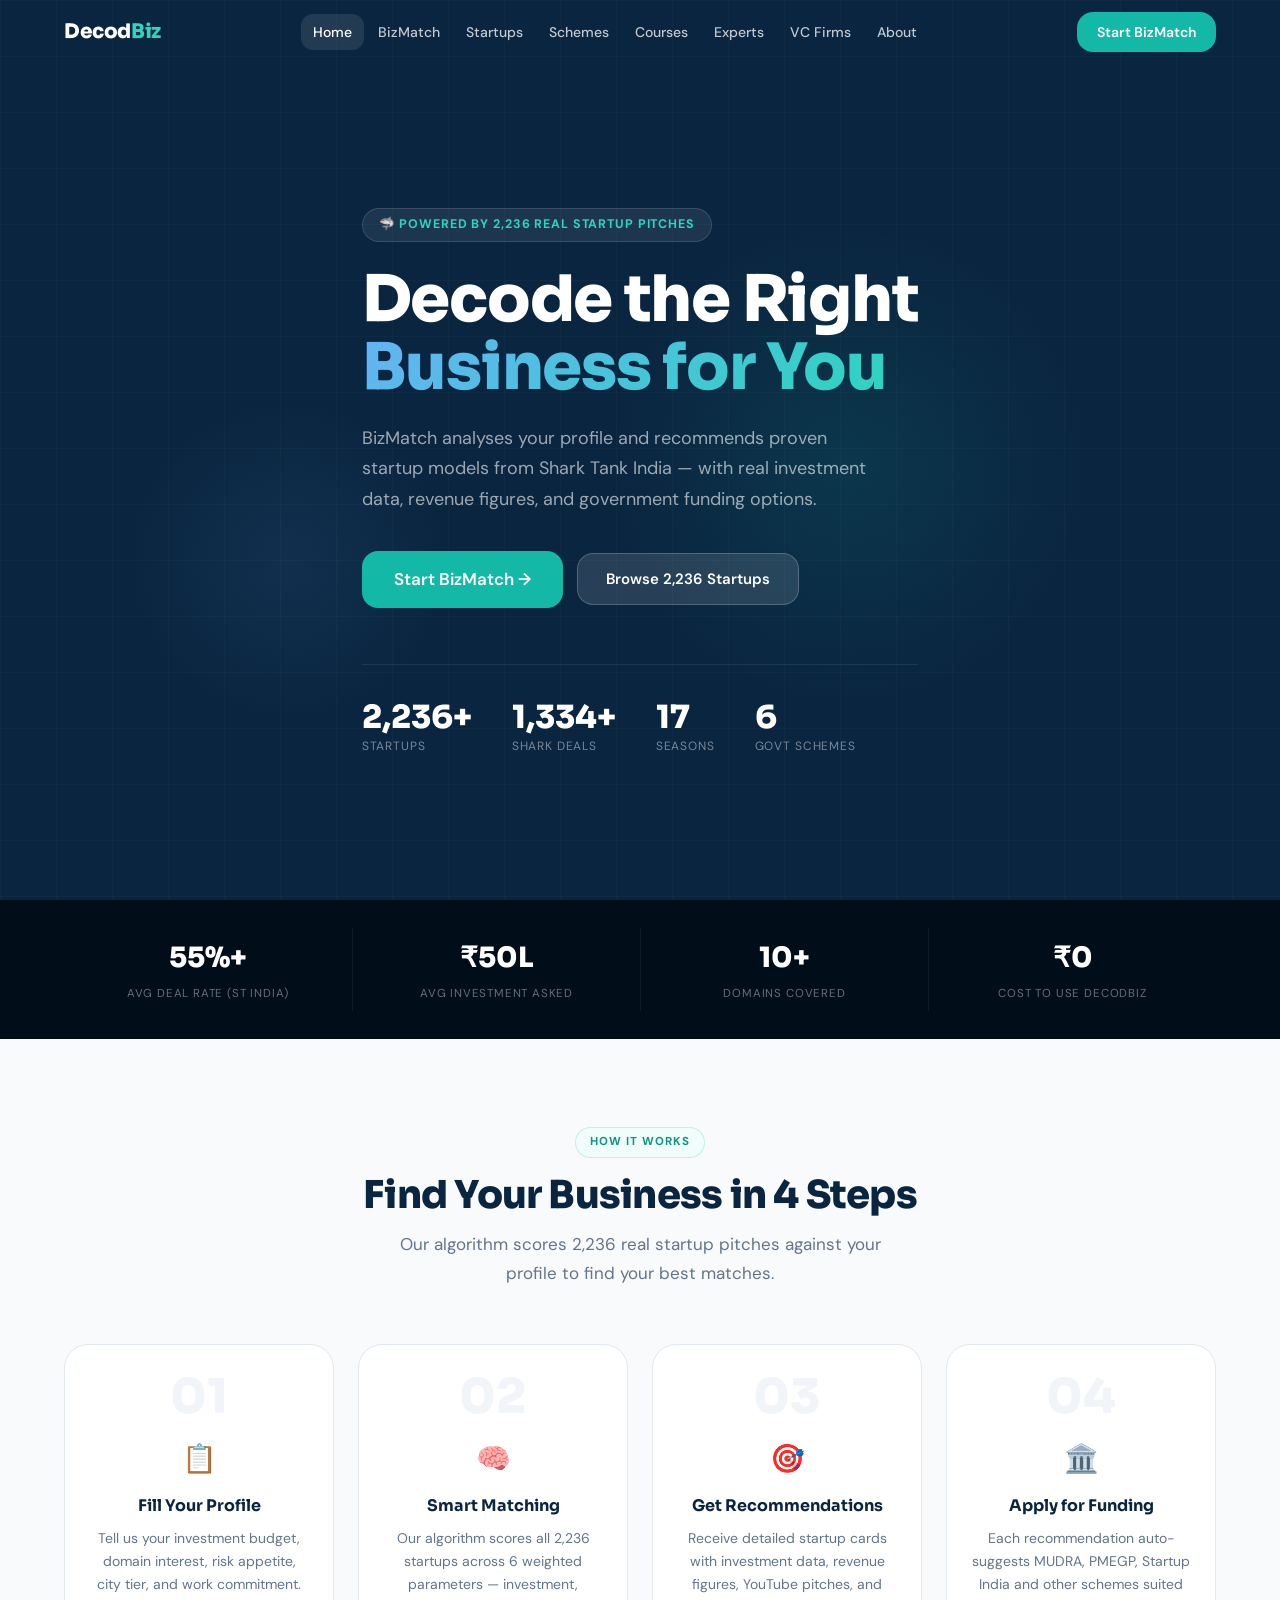
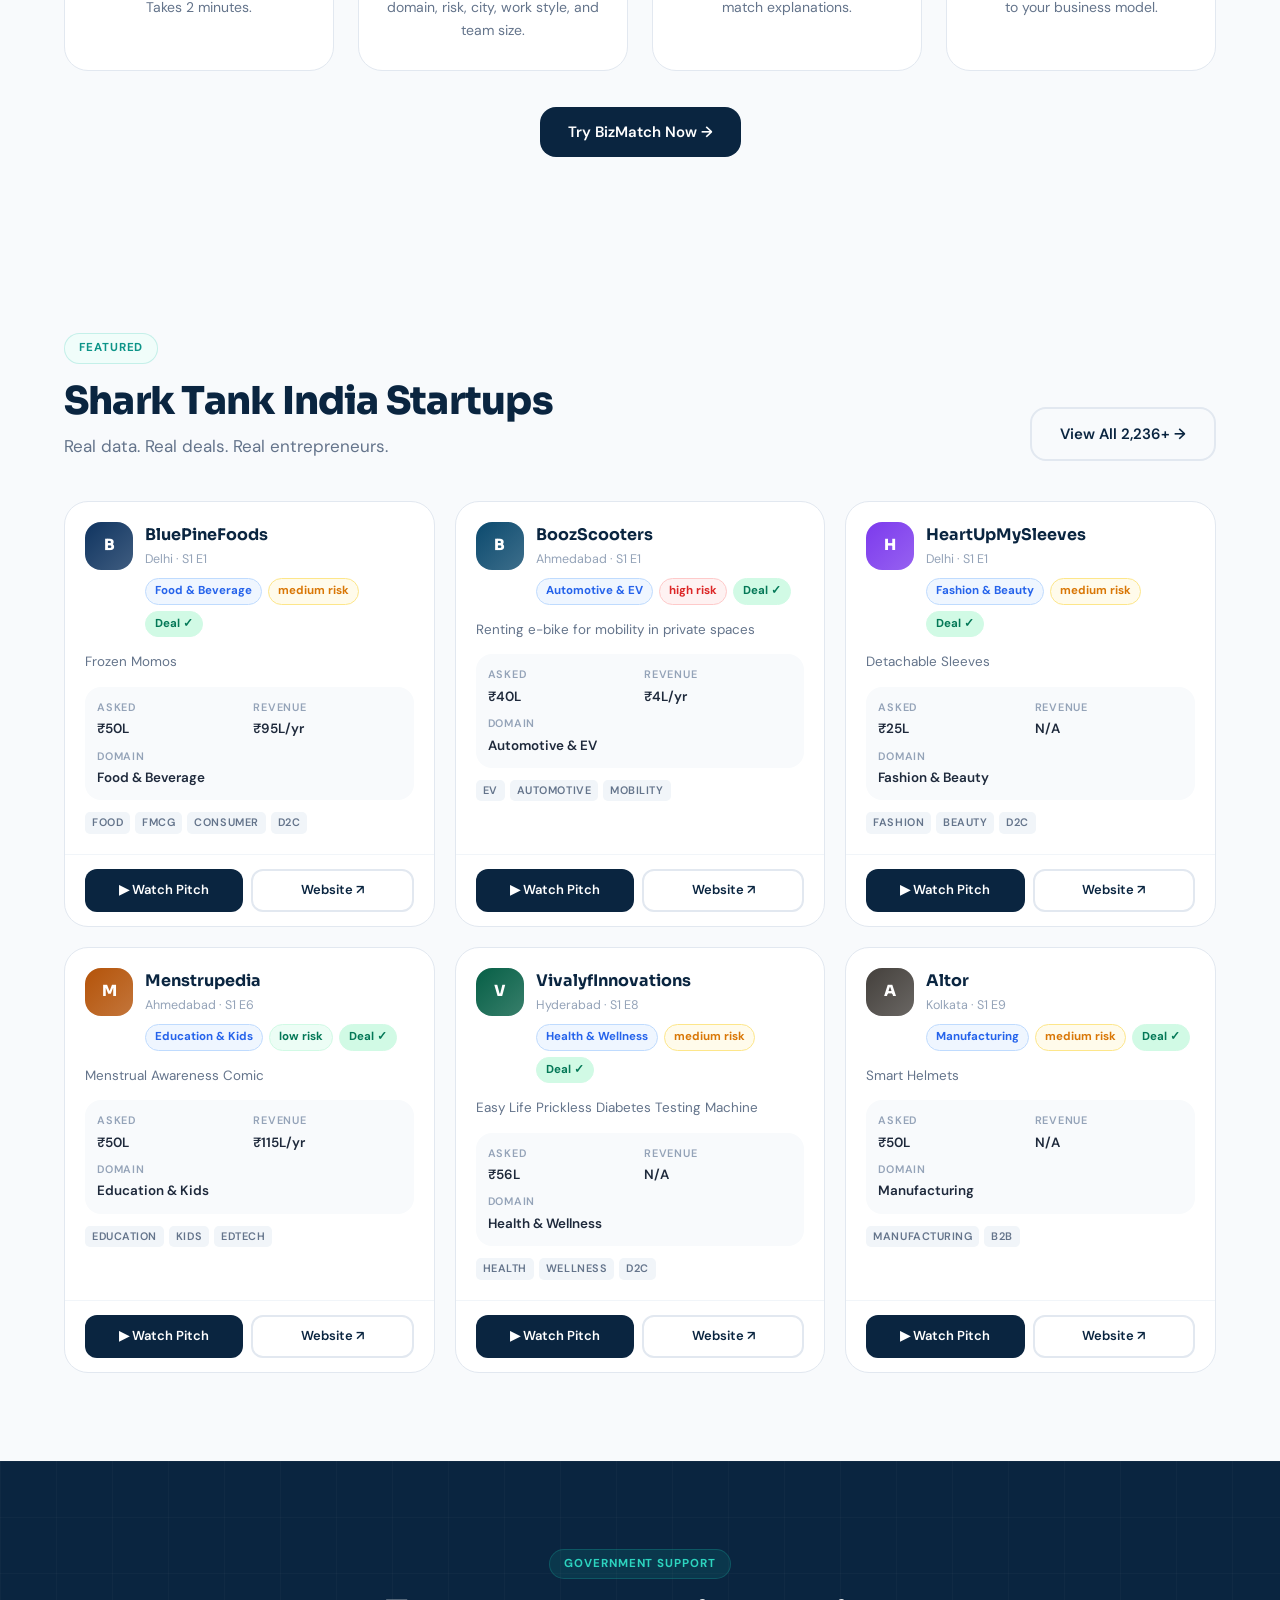
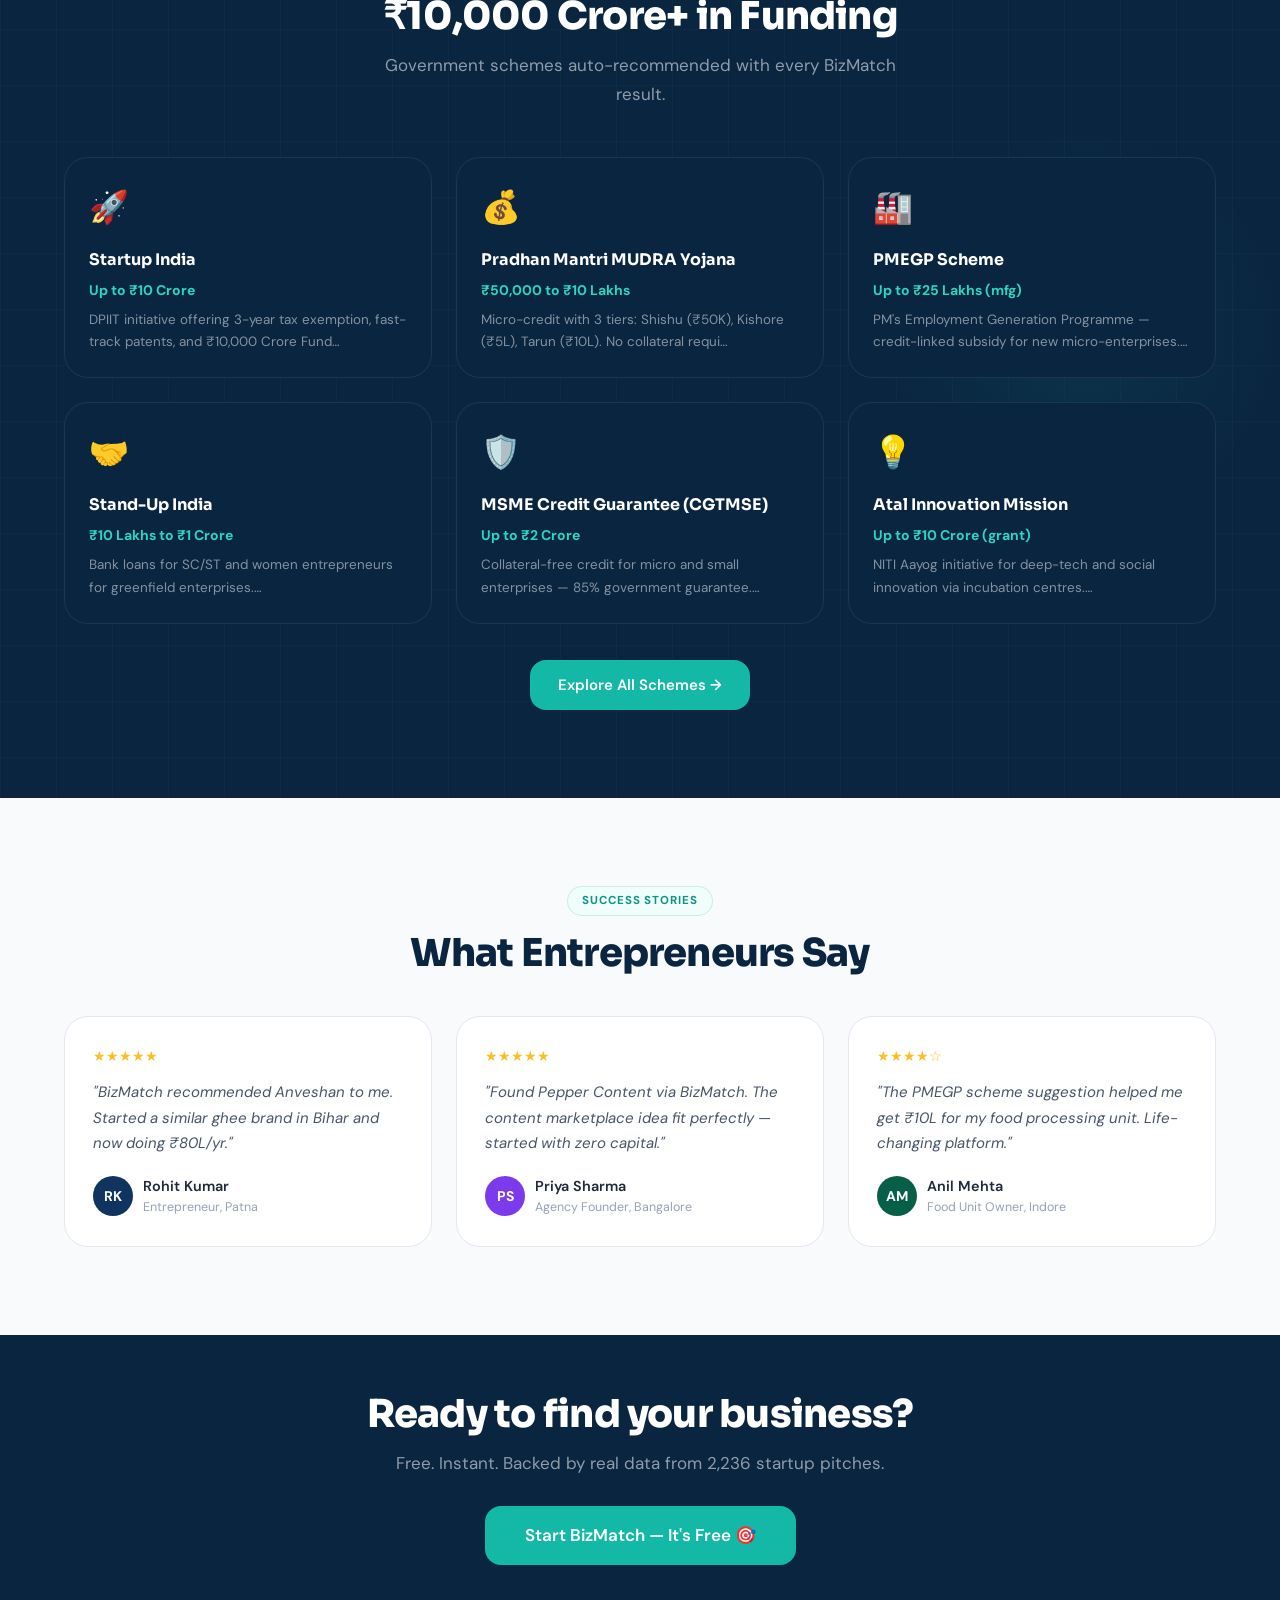
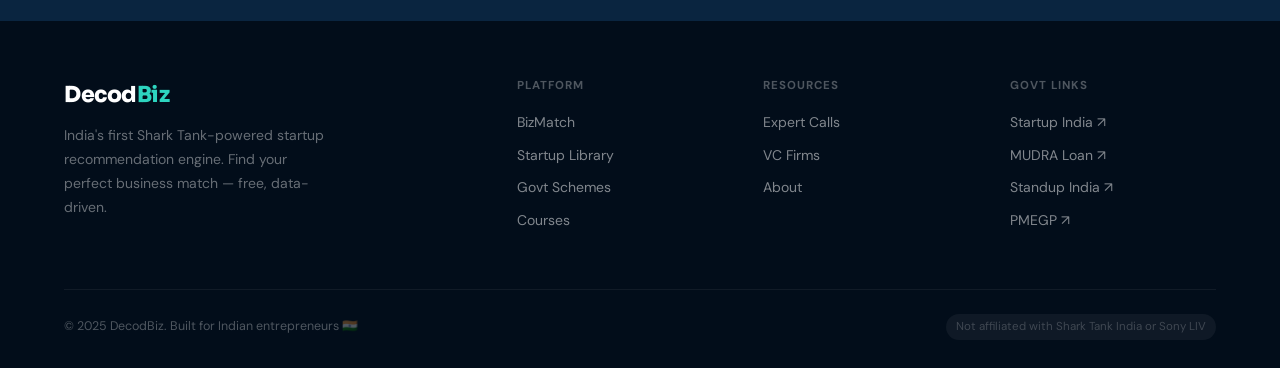
<file: index.html>
<!DOCTYPE html>
<html lang="en">
<head>
  <meta charset="UTF-8" />
<meta name="viewport" content="width=device-width, initial-scale=1.0" />

<!-- Primary SEO -->
<title>DecodBiz — Decode the Right Business for You</title>

<meta name="description" content="Discover startup ideas backed by Shark Tank India data. BizMatch recommends profitable business models based on your investment, domain and risk profile." />

<meta name="keywords" content="startup ideas India, business ideas India, Shark Tank India startups, startup recommendation platform, DecodBiz, BizMatch" />

<meta name="author" content="DecodBiz" />

<meta name="robots" content="index, follow" />

<link rel="canonical" href="https://decodbiz.in/" />

<!-- Open Graph (for WhatsApp / LinkedIn preview) -->
<meta property="og:title" content="DecodBiz — Decode the Right Business for You" />
<meta property="og:description" content="Find startup ideas backed by Shark Tank India investors. BizMatch recommends the best business models for you." />
<meta property="og:type" content="website" />
<meta property="og:url" content="https://decodbiz.in/" />
<meta property="og:image" content="https://decodbiz.in/preview.png" />

<!-- Twitter preview -->
<meta name="twitter:card" content="summary_large_image" />
<meta name="twitter:title" content="DecodBiz — Decode the Right Business for You" />
<meta name="twitter:description" content="Discover startup ideas backed by Shark Tank India investors." />
<meta name="twitter:image" content="https://decodbiz.in/preview.png" />

<!-- Theme color -->
<meta name="theme-color" content="#0f172a" />

<link rel="stylesheet" href="css/style.css" />
</head>
<body>

<!-- Loading -->
<div id="loading-overlay" class="loading-overlay">
  <div class="spinner"></div>
  <div class="loading-text">Loading DecodBiz…</div>
</div>

<!-- Navbar -->
<nav id="navbar">
  <div class="container nav-inner">
    <a href="index.html" class="nav-logo font-display">Decod<span>Biz</span></a>
    <div class="nav-links">
      <a href="index.html"    class="nav-link active">Home</a>
      <a href="bizmatch.html" class="nav-link">BizMatch</a>
      <a href="startups.html" class="nav-link">Startups</a>
      <a href="schemes.html"  class="nav-link">Schemes</a>
      <a href="courses.html"  class="nav-link">Courses</a>
      <a href="experts.html"  class="nav-link">Experts</a>
      <a href="vcs.html"      class="nav-link">VC Firms</a>
      <a href="about.html"    class="nav-link">About</a>
    </div>
    <div class="nav-cta"><a href="bizmatch.html" class="btn btn-primary">Start BizMatch</a></div>
    <button class="hamburger" aria-label="Menu"><span></span><span></span><span></span></button>
  </div>
</nav>
<div id="mobile-menu" class="mobile-menu">
  <a href="index.html"    class="nav-link active">Home</a>
  <a href="bizmatch.html" class="nav-link">BizMatch</a>
  <a href="startups.html" class="nav-link">Startups</a>
  <a href="schemes.html"  class="nav-link">Schemes</a>
  <a href="courses.html"  class="nav-link">Courses</a>
  <a href="experts.html"  class="nav-link">Experts</a>
  <a href="vcs.html"      class="nav-link">VC Firms</a>
  <a href="about.html"    class="nav-link">About</a>
  <a href="bizmatch.html" class="btn btn-primary" style="margin-top:8px">Start BizMatch →</a>
</div>

<!-- ── HERO ──────────────────────────────────────────────────────────────── -->
<section class="hero">
  <div class="hero-grid"></div>
  <div class="hero-glow-1"></div>
  <div class="hero-glow-2"></div>
  <div class="container">
    <div class="hero-content">
      <div class="hero-pill">🦈 Powered by 2,236 Real Startup Pitches</div>
      <h1 class="h1 hero-title">Decode the Right<br><span class="gradient-text">Business for You</span></h1>
      <p class="hero-sub">BizMatch analyses your profile and recommends proven startup models from Shark Tank India — with real investment data, revenue figures, and government funding options.</p>
      <div class="hero-actions">
        <a href="bizmatch.html" class="btn btn-primary" style="font-size:1.0625rem;padding:15px 32px">Start BizMatch →</a>
        <a href="startups.html" class="btn btn-glass">Browse 2,236 Startups</a>
      </div>
      <div class="hero-stats">
        <div>
          <div class="hero-stat-num" id="stat-total">0</div>
          <div class="hero-stat-label">Startups</div>
        </div>
        <div>
          <div class="hero-stat-num" id="stat-deals">0</div>
          <div class="hero-stat-label">Shark Deals</div>
        </div>
        <div>
          <div class="hero-stat-num" id="stat-seasons">0</div>
          <div class="hero-stat-label">Seasons</div>
        </div>
        <div>
          <div class="hero-stat-num" id="stat-schemes">6</div>
          <div class="hero-stat-label">Govt Schemes</div>
        </div>
      </div>
    </div>
  </div>
</section>

<!-- ── STATS STRIP ────────────────────────────────────────────────────────── -->
<div class="stats-strip">
  <div class="container">
    <div class="stats-strip-grid">
      <div class="stats-strip-item"><div class="stat-big-num">55%+</div><div class="stat-big-label">Avg Deal Rate (ST India)</div></div>
      <div class="stats-strip-item"><div class="stat-big-num">₹50L</div><div class="stat-big-label">Avg Investment Asked</div></div>
      <div class="stats-strip-item"><div class="stat-big-num">10+</div><div class="stat-big-label">Domains Covered</div></div>
      <div class="stats-strip-item"><div class="stat-big-num">₹0</div><div class="stat-big-label">Cost to Use DecodBiz</div></div>
    </div>
  </div>
</div>

<!-- ── HOW IT WORKS ──────────────────────────────────────────────────────── -->
<section class="section" style="background:var(--slate-50)">
  <div class="container text-center">
    <div class="section-label">How It Works</div>
    <h2 class="h2" style="color:var(--navy-900)">Find Your Business in 4 Steps</h2>
    <p class="body-lg" style="max-width:520px;margin:12px auto 0">Our algorithm scores 2,236 real startup pitches against your profile to find your best matches.</p>
    <div class="steps-grid">
      <div class="step-card reveal">
        <div class="step-num">01</div>
        <div class="step-icon">📋</div>
        <div class="step-title">Fill Your Profile</div>
        <p class="step-text">Tell us your investment budget, domain interest, risk appetite, city tier, and work commitment. Takes 2 minutes.</p>
      </div>
      <div class="step-card reveal reveal-delay-1">
        <div class="step-num">02</div>
        <div class="step-icon">🧠</div>
        <div class="step-title">Smart Matching</div>
        <p class="step-text">Our algorithm scores all 2,236 startups across 6 weighted parameters — investment, domain, risk, city, work style, and team size.</p>
      </div>
      <div class="step-card reveal reveal-delay-2">
        <div class="step-num">03</div>
        <div class="step-icon">🎯</div>
        <div class="step-title">Get Recommendations</div>
        <p class="step-text">Receive detailed startup cards with investment data, revenue figures, YouTube pitches, and match explanations.</p>
      </div>
      <div class="step-card reveal reveal-delay-3">
        <div class="step-num">04</div>
        <div class="step-icon">🏛️</div>
        <div class="step-title">Apply for Funding</div>
        <p class="step-text">Each recommendation auto-suggests MUDRA, PMEGP, Startup India and other schemes suited to your business model.</p>
      </div>
    </div>
    <div style="text-align:center;margin-top:36px">
      <a href="bizmatch.html" class="btn btn-navy">Try BizMatch Now →</a>
    </div>
  </div>
</section>

<!-- ── FEATURED STARTUPS ─────────────────────────────────────────────────── -->
<section class="section">
  <div class="container">
    <div style="display:flex;align-items:flex-end;justify-content:space-between;flex-wrap:wrap;gap:16px;margin-bottom:40px">
      <div>
        <div class="section-label">Featured</div>
        <h2 class="h2" style="color:var(--navy-900)">Shark Tank India Startups</h2>
        <p class="body-lg" style="margin-top:8px">Real data. Real deals. Real entrepreneurs.</p>
      </div>
      <a href="startups.html" class="btn btn-outline">View All 2,236+ →</a>
    </div>
    <div class="startups-grid" id="featured-grid">
      <!-- Populated by JS -->
      <div class="startup-card skeleton" style="height:340px;border-radius:var(--radius-2xl)"></div>
      <div class="startup-card skeleton" style="height:340px;border-radius:var(--radius-2xl)"></div>
      <div class="startup-card skeleton" style="height:340px;border-radius:var(--radius-2xl)"></div>
    </div>
  </div>
</section>

<!-- ── GOVERNMENT FUNDING ─────────────────────────────────────────────────── -->
<section class="section section-dark">
  <div class="hero-grid"></div>
  <div style="position:absolute;right:0;top:50%;transform:translateY(-50%);width:400px;height:400px;background:radial-gradient(circle,rgba(20,184,166,.1) 0%,transparent 70%);pointer-events:none"></div>
  <div class="container" style="position:relative">
    <div class="text-center" style="margin-bottom:48px">
      <div class="section-label">Government Support</div>
      <h2 class="h2">₹10,000 Crore+ in Funding</h2>
      <p class="body-lg" style="max-width:520px;margin:12px auto 0">Government schemes auto-recommended with every BizMatch result.</p>
    </div>
    <div class="schemes-grid" id="schemes-preview">
      <!-- Populated by JS -->
    </div>
    <div style="text-align:center;margin-top:36px">
      <a href="schemes.html" class="btn btn-primary">Explore All Schemes →</a>
    </div>
  </div>
</section>

<!-- ── TESTIMONIALS ──────────────────────────────────────────────────────── -->
<section class="section" style="background:var(--slate-50)">
  <div class="container">
    <div class="text-center" style="margin-bottom:40px">
      <div class="section-label">Success Stories</div>
      <h2 class="h2" style="color:var(--navy-900)">What Entrepreneurs Say</h2>
    </div>
    <div class="cards-grid" id="testimonials-grid">
      <!-- Populated by JS -->
    </div>
  </div>
</section>

<!-- ── FINAL CTA ──────────────────────────────────────────────────────────── -->
<section class="section-sm section-dark">
  <div class="container text-center" style="position:relative">
    <h2 class="h2" style="margin-bottom:12px">Ready to find your business?</h2>
    <p class="body-lg" style="margin-bottom:28px">Free. Instant. Backed by real data from 2,236 startup pitches.</p>
    <a href="bizmatch.html" class="btn btn-primary" style="padding:16px 40px;font-size:1.0625rem">Start BizMatch — It's Free 🎯</a>
  </div>
</section>

<!-- Footer -->
<footer>
  <div class="container">
    <div class="footer-grid">
      <div>
        <div class="nav-logo font-display" style="font-size:1.375rem;color:var(--white)">Decod<span style="color:var(--teal-400)">Biz</span></div>
        <p class="footer-brand-desc">India's first Shark Tank-powered startup recommendation engine. Find your perfect business match — free, data-driven.</p>
      </div>
      <div>
        <div class="footer-col-title">Platform</div>
        <a href="bizmatch.html" class="footer-link">BizMatch</a>
        <a href="startups.html" class="footer-link">Startup Library</a>
        <a href="schemes.html"  class="footer-link">Govt Schemes</a>
        <a href="courses.html"  class="footer-link">Courses</a>
      </div>
      <div>
        <div class="footer-col-title">Resources</div>
        <a href="experts.html"  class="footer-link">Expert Calls</a>
        <a href="vcs.html"      class="footer-link">VC Firms</a>
        <a href="about.html"    class="footer-link">About</a>
      </div>
      <div>
        <div class="footer-col-title">Govt Links</div>
        <a href="https://startupindia.gov.in" target="_blank" class="footer-link">Startup India ↗</a>
        <a href="https://mudra.org.in"        target="_blank" class="footer-link">MUDRA Loan ↗</a>
        <a href="https://standupmitra.in"     target="_blank" class="footer-link">Standup India ↗</a>
        <a href="https://kviconline.gov.in"   target="_blank" class="footer-link">PMEGP ↗</a>
      </div>
    </div>
    <div class="footer-bottom">
      <span class="footer-copy">© 2025 DecodBiz. Built for Indian entrepreneurs 🇮🇳</span>
      <span class="footer-disclaimer">Not affiliated with Shark Tank India or Sony LIV</span>
    </div>
  </div>
</footer>

<!-- Scripts -->
<script src="data/all_startups.js"></script>
<script src="js/ui.js"></script>
<script src="js/bizmatch.js"></script>
<script>
  // Animate hero counters when data is ready
  function initHomePage() {
    if (!window.STARTUPS_DB) { setTimeout(initHomePage, 80); return; }

    const db = window.STARTUPS_DB;
    const totalDeals = db.filter(s => s.deal_accepted).length;
    const maxSeason = Math.max(...db.map(s => s.season || 0));

    animateCounter(document.getElementById('stat-total'),   db.length, '+');
    animateCounter(document.getElementById('stat-deals'),   totalDeals, '+');
    animateCounter(document.getElementById('stat-seasons'), maxSeason);

    // Render 6 featured startups (diverse domains, deals accepted)
    const deals = db.filter(s => s.deal_accepted && s.source === 'shark_tank_india');
    const picked = [];
    const seenDomains = new Set();
    for (const s of deals) {
      if (!seenDomains.has(s.domain) && picked.length < 6) {
        picked.push(s);
        seenDomains.add(s.domain);
      }
    }
    document.getElementById('featured-grid').innerHTML =
      picked.map((s, i) => renderStartupCard(s, i * 60)).join('');
    observeNewReveal();

    // Render scheme previews (dark section — use glass style)
    const schemesPreview = document.getElementById('schemes-preview');
    if (schemesPreview) {
      schemesPreview.innerHTML = SCHEMES_DATA.map((s, i) => `
        <div class="card card-navy" style="padding:24px;border-color:rgba(255,255,255,.08);animation-delay:${i*80}ms" class="reveal">
          <div style="font-size:2rem;margin-bottom:14px">${s.icon}</div>
          <div style="font-family:'Sora',sans-serif;font-weight:700;color:var(--white);margin-bottom:6px">${s.name}</div>
          <div style="font-size:.875rem;font-weight:700;color:var(--teal-400);margin-bottom:8px">${s.amount}</div>
          <p style="font-size:.84rem;color:rgba(255,255,255,.5);line-height:1.65">${s.desc.substring(0,90)}…</p>
        </div>`).join('');
    }

    // Testimonials
    const testimonials = [
      { text: 'BizMatch recommended Anveshan to me. Started a similar ghee brand in Bihar and now doing ₹80L/yr.', name: 'Rohit Kumar', role: 'Entrepreneur, Patna', stars: 5, color: '#0f3460' },
      { text: 'Found Pepper Content via BizMatch. The content marketplace idea fit perfectly — started with zero capital.', name: 'Priya Sharma', role: 'Agency Founder, Bangalore', stars: 5, color: '#7c3aed' },
      { text: 'The PMEGP scheme suggestion helped me get ₹10L for my food processing unit. Life-changing platform.', name: 'Anil Mehta', role: 'Food Unit Owner, Indore', stars: 4, color: '#065f46' },
    ];
    document.getElementById('testimonials-grid').innerHTML = testimonials.map((t, i) => `
      <div class="testimonial-card reveal" style="animation-delay:${i*80}ms">
        <div class="testimonial-stars">${'★'.repeat(t.stars)}${'☆'.repeat(5-t.stars)}</div>
        <p class="testimonial-text">"${t.text}"</p>
        <div class="testimonial-author">
          <div class="testimonial-avatar" style="background:${t.color}">${t.name.split(' ').map(w=>w[0]).join('')}</div>
          <div><div class="testimonial-name">${t.name}</div><div class="testimonial-role">${t.role}</div></div>
        </div>
      </div>`).join('');
    observeNewReveal();

    hideLoader();
  }

  document.addEventListener('DOMContentLoaded', initHomePage);
</script>
</body>
</html>
</file>
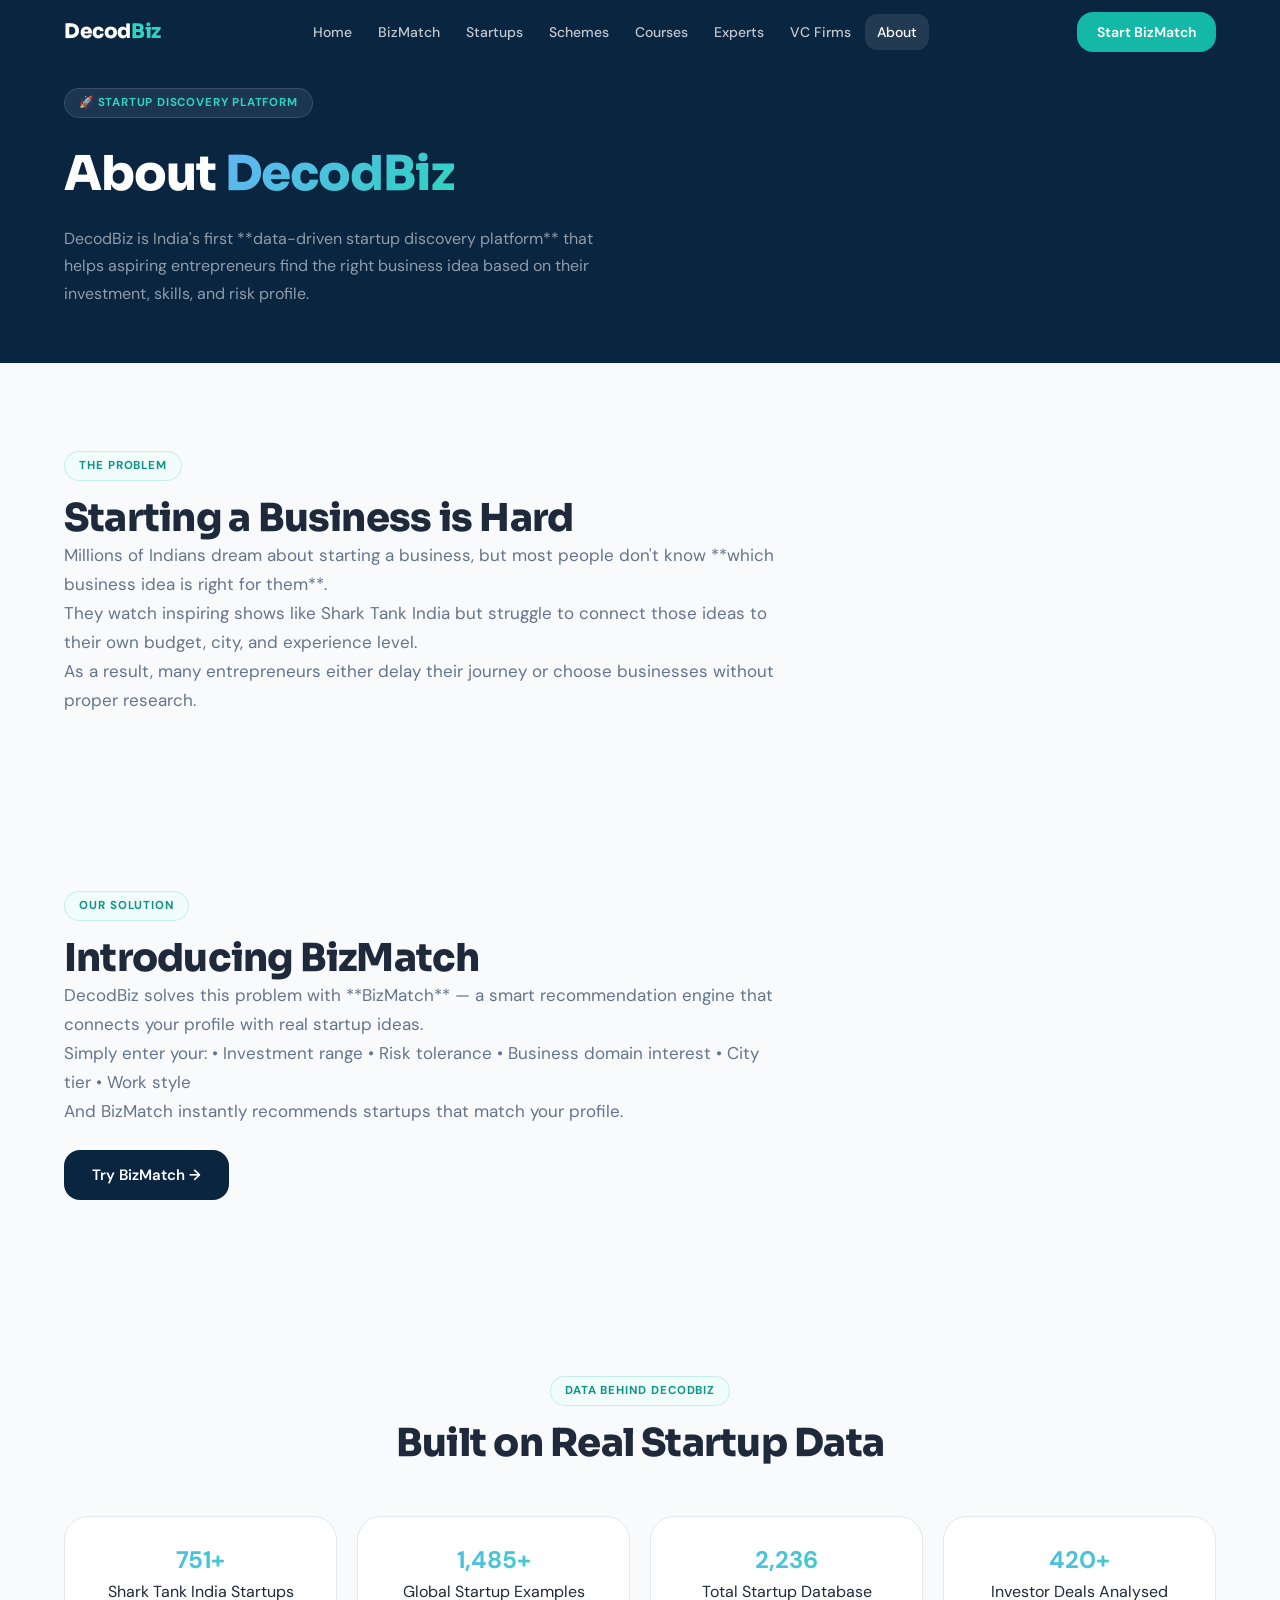
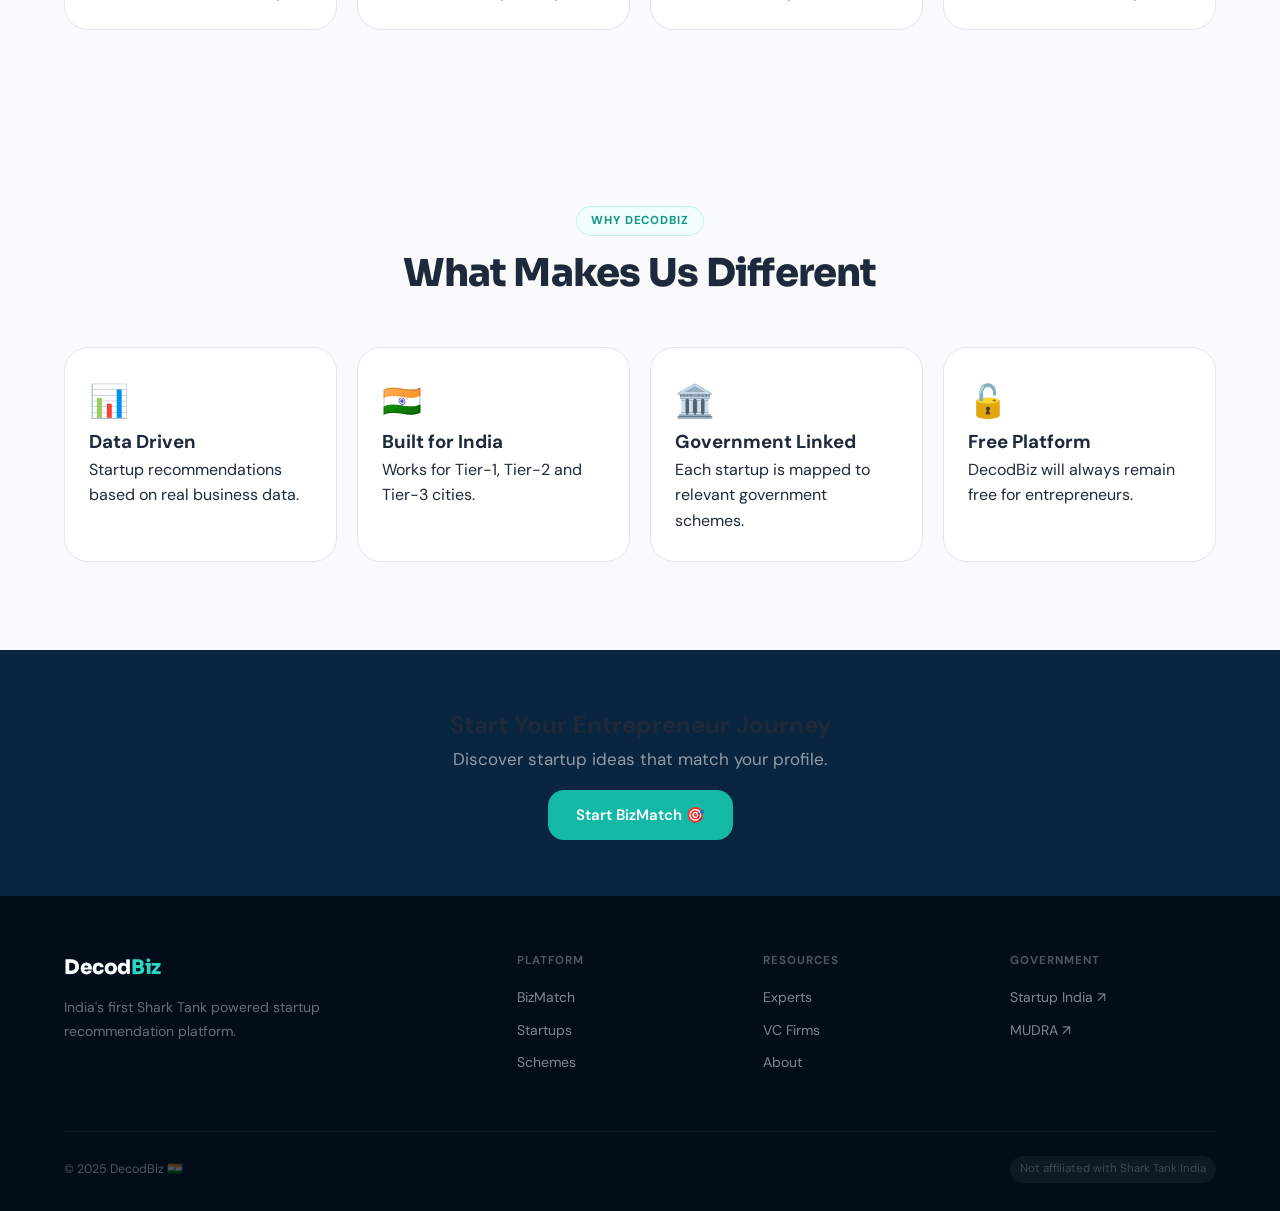
<file: about.html>
<!DOCTYPE html>
<html lang="en">
<head>

<meta charset="UTF-8">
<meta name="viewport" content="width=device-width, initial-scale=1.0">

<title>About DecodBiz</title>

<link rel="stylesheet" href="css/style.css">

</head>

<body>


<!-- LOADER -->

<div id="loading-overlay" class="loading-overlay">
<div class="spinner"></div>
<div class="loading-text">Loading…</div>
</div>



<!-- NAVBAR -->

<nav id="navbar">

<div class="container nav-inner">

<a href="index.html" class="nav-logo font-display">
Decod<span>Biz</span>
</a>

<div class="nav-links">
<a href="index.html" class="nav-link">Home</a>
<a href="bizmatch.html" class="nav-link">BizMatch</a>
<a href="startups.html" class="nav-link">Startups</a>
<a href="schemes.html" class="nav-link">Schemes</a>
<a href="courses.html" class="nav-link">Courses</a>
<a href="experts.html" class="nav-link">Experts</a>
<a href="vcs.html" class="nav-link">VC Firms</a>
<a href="about.html" class="nav-link active">About</a>
</div>

<div class="nav-cta">
<a href="bizmatch.html" class="btn btn-primary">
Start BizMatch
</a>
</div>

<button class="hamburger">
<span></span>
<span></span>
<span></span>
</button>

</div>

</nav>



<!-- MOBILE MENU -->

<div id="mobile-menu" class="mobile-menu">

<a href="index.html" class="nav-link">Home</a>
<a href="bizmatch.html" class="nav-link">BizMatch</a>
<a href="startups.html" class="nav-link">Startups</a>
<a href="schemes.html" class="nav-link">Schemes</a>
<a href="courses.html" class="nav-link">Courses</a>
<a href="experts.html" class="nav-link">Experts</a>
<a href="vcs.html" class="nav-link">VC Firms</a>
<a href="about.html" class="nav-link active">About</a>

<a href="bizmatch.html" class="btn btn-primary" style="margin-top:8px">
Start BizMatch →
</a>

</div>



<!-- HERO -->

<section class="page-hero">

<div class="container">

<div class="page-hero-pill">
🚀 Startup Discovery Platform
</div>

<h1 class="page-hero-title">

About <span class="gradient-text">DecodBiz</span>

</h1>

<p class="page-hero-sub">

DecodBiz is India's first **data-driven startup discovery platform**
that helps aspiring entrepreneurs find the right business idea
based on their investment, skills, and risk profile.

</p>

</div>

</section>



<!-- PROBLEM -->

<section class="section">

<div class="container">

<div style="max-width:720px">

<div class="section-label">
The Problem
</div>

<h2 class="h2">
Starting a Business is Hard
</h2>

<p class="body-lg">

Millions of Indians dream about starting a business,
but most people don't know **which business idea is right for them**.

</p>

<p class="body-lg">

They watch inspiring shows like Shark Tank India
but struggle to connect those ideas to their own
budget, city, and experience level.

</p>

<p class="body-lg">

As a result, many entrepreneurs either delay their journey
or choose businesses without proper research.

</p>

</div>

</div>

</section>



<!-- SOLUTION -->

<section class="section" style="background:var(--slate-50)">

<div class="container">

<div style="max-width:720px">

<div class="section-label">
Our Solution
</div>

<h2 class="h2">
Introducing BizMatch
</h2>

<p class="body-lg">

DecodBiz solves this problem with **BizMatch** —
a smart recommendation engine that connects your
profile with real startup ideas.

</p>

<p class="body-lg">

Simply enter your:

• Investment range  
• Risk tolerance  
• Business domain interest  
• City tier  
• Work style  

</p>

<p class="body-lg">

And BizMatch instantly recommends startups
that match your profile.

</p>

<a href="bizmatch.html" class="btn btn-navy mt-6">

Try BizMatch →

</a>

</div>

</div>

</section>



<!-- DATA -->

<section class="section">

<div class="container">

<div class="text-center">

<div class="section-label">
Data Behind DecodBiz
</div>

<h2 class="h2">
Built on Real Startup Data
</h2>

</div>


<div class="cards-grid-4" style="margin-top:50px">


<div class="card card-p text-center">
<h2 class="gradient-text">751+</h2>
<p>Shark Tank India Startups</p>
</div>


<div class="card card-p text-center">
<h2 class="gradient-text">1,485+</h2>
<p>Global Startup Examples</p>
</div>


<div class="card card-p text-center">
<h2 class="gradient-text">2,236</h2>
<p>Total Startup Database</p>
</div>


<div class="card card-p text-center">
<h2 class="gradient-text">420+</h2>
<p>Investor Deals Analysed</p>
</div>


</div>

</div>

</section>



<!-- WHY DECODBIZ -->

<section class="section" style="background:var(--slate-50)">

<div class="container">

<div class="text-center">

<div class="section-label">
Why DecodBiz
</div>

<h2 class="h2">
What Makes Us Different
</h2>

</div>


<div class="cards-grid-4" style="margin-top:50px">


<div class="step-card">

<div style="font-size:2rem">📊</div>

<h3>Data Driven</h3>

<p>
Startup recommendations based on real business data.
</p>

</div>


<div class="step-card">

<div style="font-size:2rem">🇮🇳</div>

<h3>Built for India</h3>

<p>
Works for Tier-1, Tier-2 and Tier-3 cities.
</p>

</div>


<div class="step-card">

<div style="font-size:2rem">🏛️</div>

<h3>Government Linked</h3>

<p>
Each startup is mapped to relevant government schemes.
</p>

</div>


<div class="step-card">

<div style="font-size:2rem">🔓</div>

<h3>Free Platform</h3>

<p>
DecodBiz will always remain free for entrepreneurs.
</p>

</div>


</div>

</div>

</section>



<!-- CTA -->

<section class="section-sm section-dark">

<div class="container text-center">

<h2>
Start Your Entrepreneur Journey
</h2>

<p class="body-lg">
Discover startup ideas that match your profile.
</p>

<a href="bizmatch.html" class="btn btn-primary mt-4">

Start BizMatch 🎯

</a>

</div>

</section>



<!-- FOOTER -->

<footer>

<div class="container">

<div class="footer-grid">

<div>

<h3 class="nav-logo">
Decod<span>Biz</span>
</h3>

<p class="footer-brand-desc">

India's first Shark Tank powered startup
recommendation platform.

</p>

</div>


<div>

<div class="footer-col-title">Platform</div>

<a href="bizmatch.html" class="footer-link">BizMatch</a>
<a href="startups.html" class="footer-link">Startups</a>
<a href="schemes.html" class="footer-link">Schemes</a>

</div>


<div>

<div class="footer-col-title">Resources</div>

<a href="experts.html" class="footer-link">Experts</a>
<a href="vcs.html" class="footer-link">VC Firms</a>
<a href="about.html" class="footer-link">About</a>

</div>


<div>

<div class="footer-col-title">Government</div>

<a href="https://startupindia.gov.in" target="_blank" class="footer-link">
Startup India ↗
</a>

<a href="https://mudra.org.in" target="_blank" class="footer-link">
MUDRA ↗
</a>

</div>

</div>



<div class="footer-bottom">

<span class="footer-copy">
© 2025 DecodBiz 🇮🇳
</span>

<span class="footer-disclaimer">
Not affiliated with Shark Tank India
</span>

</div>

</div>

</footer>



<script src="js/ui.js"></script>

<script>

document.addEventListener("DOMContentLoaded", function(){

initNavbar()
initScrollReveal()
hideLoader()

})

</script>

</body>
</html>
</file>
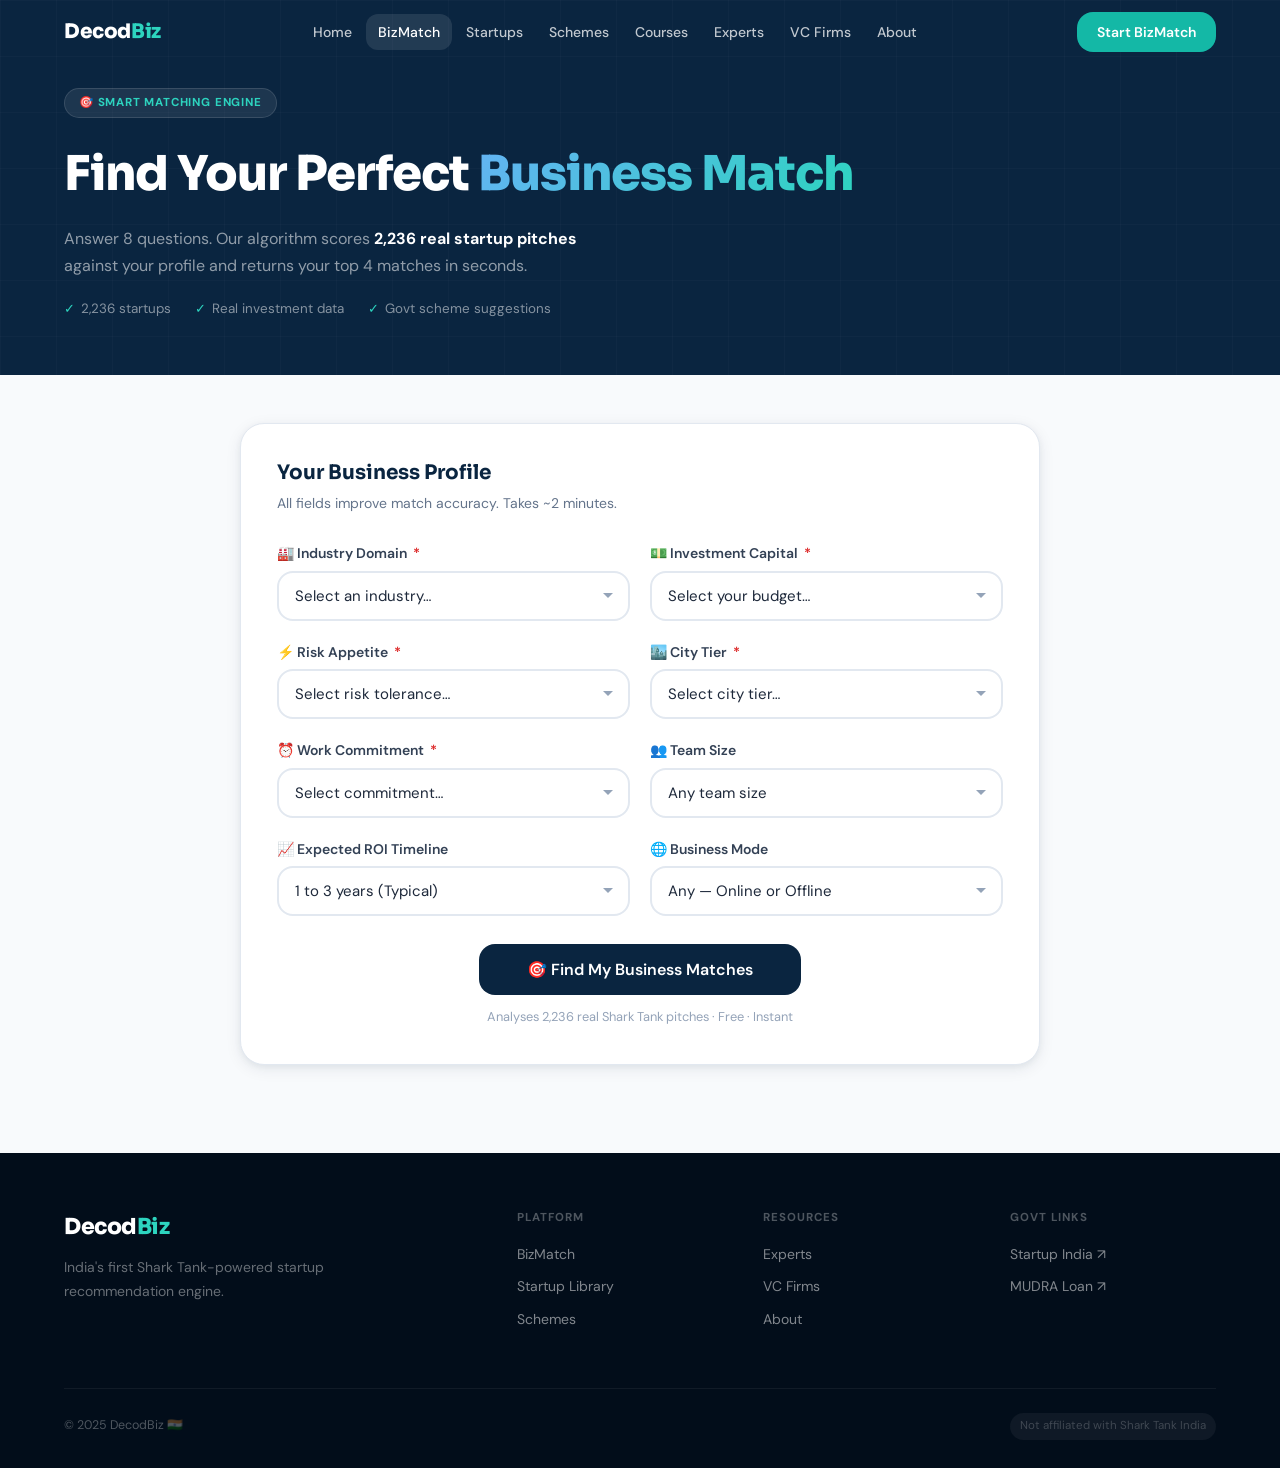
<file: bizmatch.html>
<!DOCTYPE html>
<html lang="en">
<head>
  <meta charset="UTF-8" />
  <meta name="viewport" content="width=device-width, initial-scale=1.0" />
  <title>BizMatch — Find Your Perfect Business | DecodBiz</title>
  <meta name="description" content="Answer 8 questions and BizMatch recommends your top 4 startup ideas from 2,236 real pitches." />
  <link rel="stylesheet" href="css/style.css" />
</head>
<body>

<div id="loading-overlay" class="loading-overlay">
  <div class="spinner"></div><div class="loading-text">Loading BizMatch…</div>
</div>

<nav id="navbar">
  <div class="container nav-inner">
    <a href="index.html" class="nav-logo font-display">Decod<span>Biz</span></a>
    <div class="nav-links">
      <a href="index.html"    class="nav-link">Home</a>
      <a href="bizmatch.html" class="nav-link active">BizMatch</a>
      <a href="startups.html" class="nav-link">Startups</a>
      <a href="schemes.html"  class="nav-link">Schemes</a>
      <a href="courses.html"  class="nav-link">Courses</a>
      <a href="experts.html"  class="nav-link">Experts</a>
      <a href="vcs.html"      class="nav-link">VC Firms</a>
      <a href="about.html"    class="nav-link">About</a>
    </div>
    <div class="nav-cta"><a href="bizmatch.html" class="btn btn-primary">Start BizMatch</a></div>
    <button class="hamburger" aria-label="Menu"><span></span><span></span><span></span></button>
  </div>
</nav>
<div id="mobile-menu" class="mobile-menu">
  <a href="index.html"    class="nav-link">Home</a>
  <a href="bizmatch.html" class="nav-link active">BizMatch</a>
  <a href="startups.html" class="nav-link">Startups</a>
  <a href="schemes.html"  class="nav-link">Schemes</a>
  <a href="courses.html"  class="nav-link">Courses</a>
  <a href="experts.html"  class="nav-link">Experts</a>
  <a href="vcs.html"      class="nav-link">VC Firms</a>
  <a href="about.html"    class="nav-link">About</a>
  <a href="bizmatch.html" class="btn btn-primary" style="margin-top:8px">Start BizMatch →</a>
</div>

<!-- Page Hero -->
<section class="page-hero">
  <div class="hero-grid"></div>
  <div class="container" style="position:relative">
    <div class="page-hero-pill">🎯 Smart Matching Engine</div>
    <h1 class="page-hero-title">Find Your Perfect <span class="gradient-text">Business Match</span></h1>
    <p class="page-hero-sub">Answer 8 questions. Our algorithm scores <strong style="color:var(--white)">2,236 real startup pitches</strong> against your profile and returns your top 4 matches in seconds.</p>
    <div style="display:flex;gap:24px;margin-top:18px;flex-wrap:wrap">
      <span style="display:flex;align-items:center;gap:6px;font-size:.84rem;color:rgba(255,255,255,.5)"><span style="color:var(--teal-400)">✓</span> 2,236 startups</span>
      <span style="display:flex;align-items:center;gap:6px;font-size:.84rem;color:rgba(255,255,255,.5)"><span style="color:var(--teal-400)">✓</span> Real investment data</span>
      <span style="display:flex;align-items:center;gap:6px;font-size:.84rem;color:rgba(255,255,255,.5)"><span style="color:var(--teal-400)">✓</span> Govt scheme suggestions</span>
    </div>
  </div>
</section>

<!-- Form Section -->
<section class="section" style="background:var(--slate-50);padding-top:48px">
  <div class="container">
    <div class="bizmatch-form">
      <h2 class="h3" style="color:var(--navy-900);margin-bottom:6px">Your Business Profile</h2>
      <p class="body-sm" style="margin-bottom:28px">All fields improve match accuracy. Takes ~2 minutes.</p>

      <form id="bizmatch-form">
        <div class="form-grid">
          <!-- Investment Capital -->
          

          <!-- Domain Interest -->
          <div class="form-group">
            <label class="form-label">🏭 Industry Domain <span class="form-required">*</span></label>
            <select name="domain" id="domain" class="form-select" required>
              <option value="">Select an industry…</option>
              <option value="any">Open to Any Industry</option>
              <option value="food">Food & Beverage</option>
              <option value="tech">Technology / SaaS</option>
              <option value="fashion">Fashion & Beauty</option>
              <option value="health">Health & Wellness</option>
              <option value="fitness">Fitness & Sports</option>
              <option value="education">Education / EdTech</option>
              <option value="ev">EV / CleanTech</option>
              <option value="home">Lifestyle & Home</option>
              <option value="electronics">Electronics</option>
              <option value="pets">Pet Products</option>
              <option value="services">Business Services</option>
              <option value="agri">AgriTech</option>
              <option value="manufacturing">Manufacturing</option>
              <option value="media">Media & Entertainment</option>
            </select>
          </div>



          <div class="form-group">
            <label class="form-label">💵 Investment Capital <span class="form-required">*</span></label>
            <select name="investment" id="investment" class="form-select" required>
              <option value="">Select your budget…</option>
              <option value="under-10">Under ₹10 Lakhs</option>
              <option value="10-50">₹10 Lakhs – ₹50 Lakhs</option>
              <option value="50-200">₹50 Lakhs – ₹2 Crore</option>
              <option value="2cr-plus">₹2 Crore and above</option>
            </select>
          </div>

          <!-- Risk Appetite -->
          <div class="form-group">
            <label class="form-label">⚡ Risk Appetite <span class="form-required">*</span></label>
            <select name="risk" id="risk" class="form-select" required>
              <option value="">Select risk tolerance…</option>
              <option value="low">Low — Proven, steady returns</option>
              <option value="medium">Medium — Balanced risk & growth</option>
              <option value="high">High — Disruption, high reward</option>
            </select>
          </div>

          <!-- City Tier -->
          <div class="form-group">
            <label class="form-label">🏙️ City Tier <span class="form-required">*</span></label>
            <select name="cityTier" id="cityTier" class="form-select" required>
              <option value="">Select city tier…</option>
              <option value="tier1">Tier 1 — Mumbai, Delhi, Bangalore…</option>
              <option value="tier2">Tier 2 — Pune, Jaipur, Lucknow…</option>
              <option value="tier3">Tier 3 — Smaller towns & rural</option>
            </select>
          </div>

          <!-- Work Style -->
          <div class="form-group">
            <label class="form-label">⏰ Work Commitment <span class="form-required">*</span></label>
            <select name="workStyle" id="workStyle" class="form-select" required>
              <option value="">Select commitment…</option>
              <option value="full-time">Full-Time — Complete focus</option>
              <option value="part-time">Part-Time — Side hustle</option>
            </select>
          </div>

          <!-- Team Size -->
          <div class="form-group">
            <label class="form-label">👥 Team Size</label>
            <select name="teamSize" id="teamSize" class="form-select">
              <option value="any">Any team size</option>
              <option value="solo">Solo — Start alone</option>
              <option value="small">Small — 2 to 10 people</option>
              <option value="medium">Medium — 10 to 50 people</option>
            </select>
          </div>

          <!-- Expected ROI -->
          <div class="form-group">
            <label class="form-label">📈 Expected ROI Timeline</label>
            <select name="roi" id="roi" class="form-select">
              <option value="medium">1 to 3 years (Typical)</option>
              <option value="short">6 to 12 months (Quick)</option>
              <option value="long">3 to 5 years (Patient)</option>
            </select>
          </div>

          <!-- Business Mode -->
          <div class="form-group">
            <label class="form-label">🌐 Business Mode</label>
            <select name="mode" id="mode" class="form-select">
              <option value="any">Any — Online or Offline</option>
              <option value="online">Online / D2C / Digital</option>
              <option value="offline">Offline — Physical store</option>
              <option value="hybrid">Hybrid — Both</option>
            </select>
          </div>
        </div>

        <div class="form-submit-wrap">
          <button type="submit" class="btn btn-navy btn-submit">
            🎯 Find My Business Matches
          </button>
          <p style="font-size:.8rem;color:var(--slate-400);margin-top:12px">Analyses 2,236 real Shark Tank pitches · Free · Instant</p>
        </div>
      </form>
    </div>
  </div>
</section>

<!-- Results Section -->
<section id="results-section" style="display:none;padding:48px 0;background:var(--white)">
  <div class="container">
    <div style="display:flex;align-items:center;justify-content:space-between;flex-wrap:wrap;gap:16px;margin-bottom:28px">
      <div>
        <h2 class="h3" style="color:var(--navy-900)">🎯 Your BizMatch Results</h2>
        <p id="results-count" class="body-sm" style="margin-top:4px">Top 4 matches from 2,236 startups</p>
      </div>
      <button class="btn btn-outline" onclick="document.getElementById('results-section').style.display='none';window.scrollTo({top:0,behavior:'smooth'})">
        ↑ Refine Preferences
      </button>
    </div>
    <div id="results-container"></div>
  </div>
</section>

<!-- Footer -->
<footer>
  <div class="container">
    <div class="footer-grid">
      <div><div class="nav-logo font-display" style="font-size:1.375rem;color:var(--white)">Decod<span style="color:var(--teal-400)">Biz</span></div><p class="footer-brand-desc">India's first Shark Tank-powered startup recommendation engine.</p></div>
      <div><div class="footer-col-title">Platform</div><a href="bizmatch.html" class="footer-link">BizMatch</a><a href="startups.html" class="footer-link">Startup Library</a><a href="schemes.html" class="footer-link">Schemes</a></div>
      <div><div class="footer-col-title">Resources</div><a href="experts.html" class="footer-link">Experts</a><a href="vcs.html" class="footer-link">VC Firms</a><a href="about.html" class="footer-link">About</a></div>
      <div><div class="footer-col-title">Govt Links</div><a href="https://startupindia.gov.in" target="_blank" class="footer-link">Startup India ↗</a><a href="https://mudra.org.in" target="_blank" class="footer-link">MUDRA Loan ↗</a></div>
    </div>
    <div class="footer-bottom"><span class="footer-copy">© 2025 DecodBiz 🇮🇳</span><span class="footer-disclaimer">Not affiliated with Shark Tank India</span></div>
  </div>
</footer>

<script src="data/all_startups.js"></script>
<script src="js/ui.js"></script>
<script src="js/bizmatch.js"></script>
<script>
  document.addEventListener('DOMContentLoaded', () => {
    const tryInit = () => {
      if (!window.STARTUPS_DB) { setTimeout(tryInit, 80); return; }
      initBizMatchPage();
      hideLoader();
    };
    tryInit();
  });
</script>
</body>
</html>
</file>
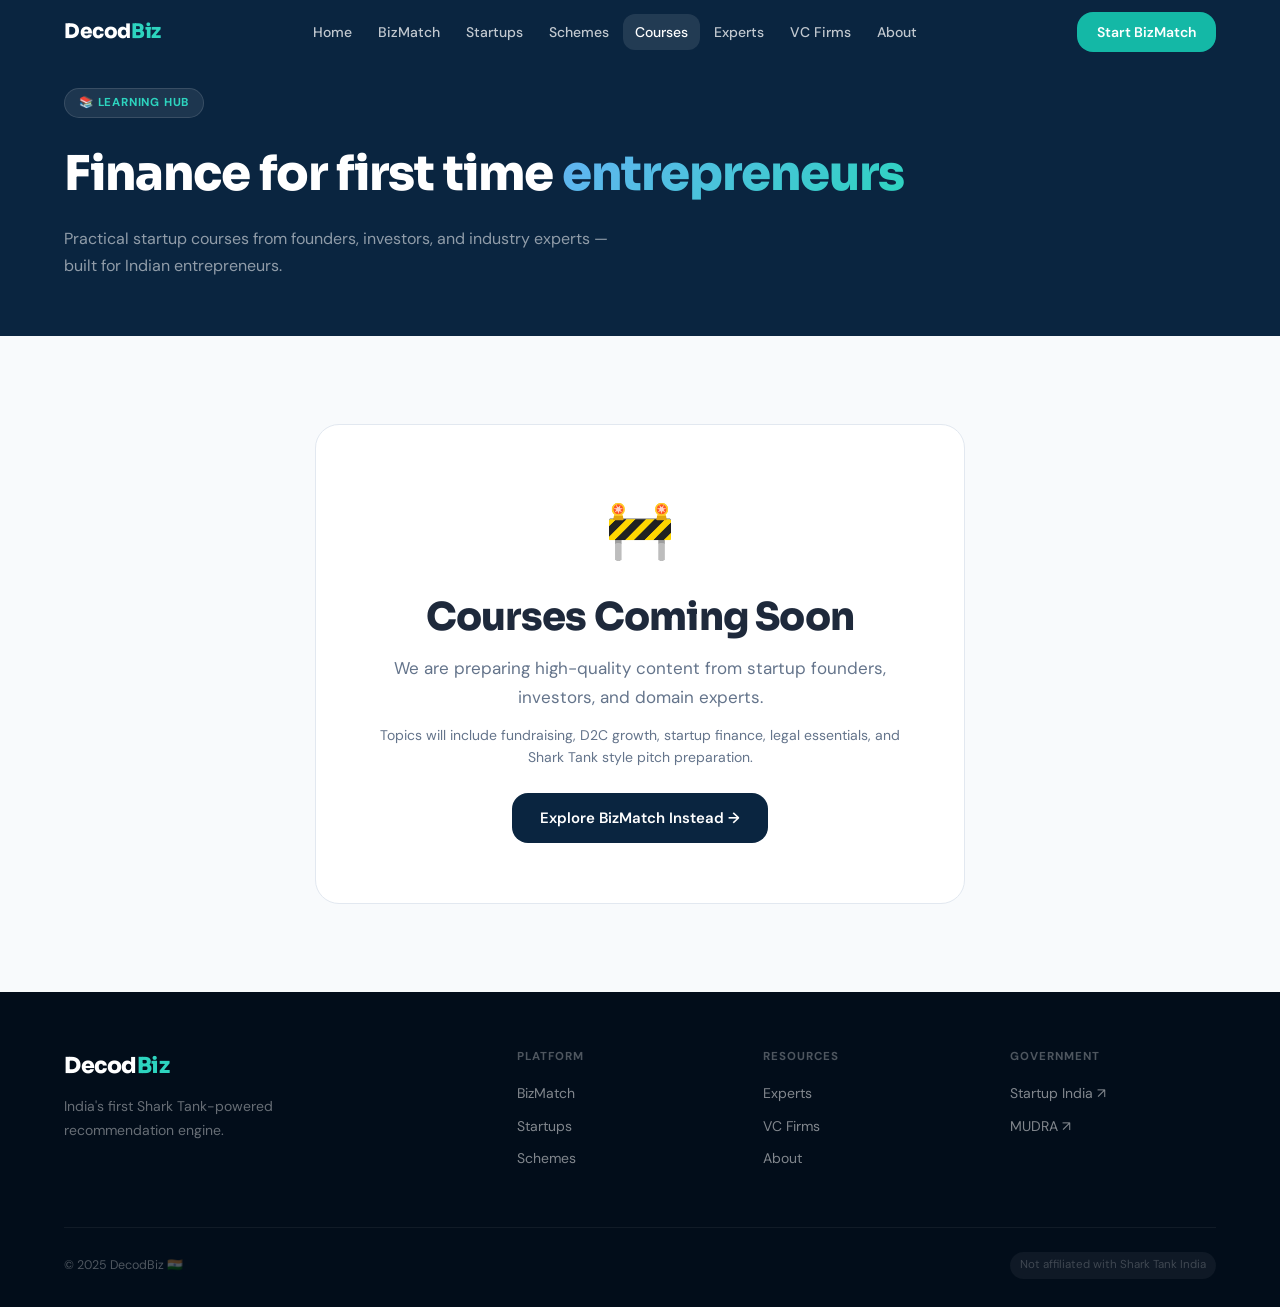
<file: courses.html>
<!DOCTYPE html>
<html lang="en">
<head>
<meta charset="UTF-8">
<meta name="viewport" content="width=device-width, initial-scale=1.0">

<title>Courses | DecodBiz</title>
<link rel="stylesheet" href="css/style.css">

</head>

<body>

<div id="loading-overlay" class="loading-overlay">
<div class="spinner"></div>
<div class="loading-text">Loading Courses…</div>
</div>


<!-- NAVBAR -->

<nav id="navbar">
<div class="container nav-inner">

<a href="index.html" class="nav-logo font-display">
Decod<span>Biz</span>
</a>

<div class="nav-links">
<a href="index.html" class="nav-link">Home</a>
<a href="bizmatch.html" class="nav-link">BizMatch</a>
<a href="startups.html" class="nav-link">Startups</a>
<a href="schemes.html" class="nav-link">Schemes</a>
<a href="courses.html" class="nav-link active">Courses</a>
<a href="experts.html" class="nav-link">Experts</a>
<a href="vcs.html" class="nav-link">VC Firms</a>
<a href="about.html" class="nav-link">About</a>
</div>

<div class="nav-cta">
<a href="bizmatch.html" class="btn btn-primary">Start BizMatch</a>
</div>

<button class="hamburger" aria-label="Menu">
<span></span>
<span></span>
<span></span>
</button>

</div>
</nav>


<!-- MOBILE MENU -->

<div id="mobile-menu" class="mobile-menu">

<a href="index.html" class="nav-link">Home</a>
<a href="bizmatch.html" class="nav-link">BizMatch</a>
<a href="startups.html" class="nav-link">Startups</a>
<a href="schemes.html" class="nav-link">Schemes</a>
<a href="courses.html" class="nav-link active">Courses</a>
<a href="experts.html" class="nav-link">Experts</a>
<a href="vcs.html" class="nav-link">VC Firms</a>
<a href="about.html" class="nav-link">About</a>

<a href="bizmatch.html" class="btn btn-primary" style="margin-top:8px">
Start BizMatch →
</a>

</div>


<!-- HERO -->

<section class="page-hero">

<div class="container">

<div class="page-hero-pill">
📚 Learning Hub
</div>

<h1 class="page-hero-title">
Finance for first time <span class="gradient-text">entrepreneurs</span>
</h1>

<p class="page-hero-sub">
Practical startup courses from founders, investors,
and industry experts — built for Indian entrepreneurs.
</p>

</div>

</section>



<!-- COMING SOON -->

<section class="section">

<div class="container">

<div class="card text-center" style="max-width:650px;margin:auto;padding:60px">

<div style="font-size:3.5rem;margin-bottom:20px">
🚧
</div>

<h2 class="h2">
Courses Coming Soon
</h2>

<p class="body-lg" style="margin-top:14px">

We are preparing high-quality content from
startup founders, investors, and domain experts.

</p>

<p class="body-sm" style="margin-top:12px">

Topics will include fundraising, D2C growth,
startup finance, legal essentials,
and Shark Tank style pitch preparation.

</p>

<a href="bizmatch.html" class="btn btn-navy mt-6">
Explore BizMatch Instead →
</a>

</div>

</div>

</section>



<!-- FOOTER -->

<footer>

<div class="container">

<div class="footer-grid">

<div>
<div class="nav-logo font-display" style="font-size:1.375rem;color:var(--white)">
Decod<span style="color:var(--teal-400)">Biz</span>
</div>
<p class="footer-brand-desc">
India's first Shark Tank-powered recommendation engine.
</p>
</div>

<div>
<div class="footer-col-title">Platform</div>
<a href="bizmatch.html" class="footer-link">BizMatch</a>
<a href="startups.html" class="footer-link">Startups</a>
<a href="schemes.html" class="footer-link">Schemes</a>
</div>

<div>
<div class="footer-col-title">Resources</div>
<a href="experts.html" class="footer-link">Experts</a>
<a href="vcs.html" class="footer-link">VC Firms</a>
<a href="about.html" class="footer-link">About</a>
</div>

<div>
<div class="footer-col-title">Government</div>
<a href="https://startupindia.gov.in" target="_blank" class="footer-link">Startup India ↗</a>
<a href="https://mudra.org.in" target="_blank" class="footer-link">MUDRA ↗</a>
</div>

</div>

<div class="footer-bottom">
<span class="footer-copy">© 2025 DecodBiz 🇮🇳</span>
<span class="footer-disclaimer">Not affiliated with Shark Tank India</span>
</div>

</div>

</footer>


<script src="js/ui.js"></script>

<script>

document.addEventListener("DOMContentLoaded", function(){

initNavbar()
initScrollReveal()
hideLoader()

})

</script>

</body>
</html>
</file>
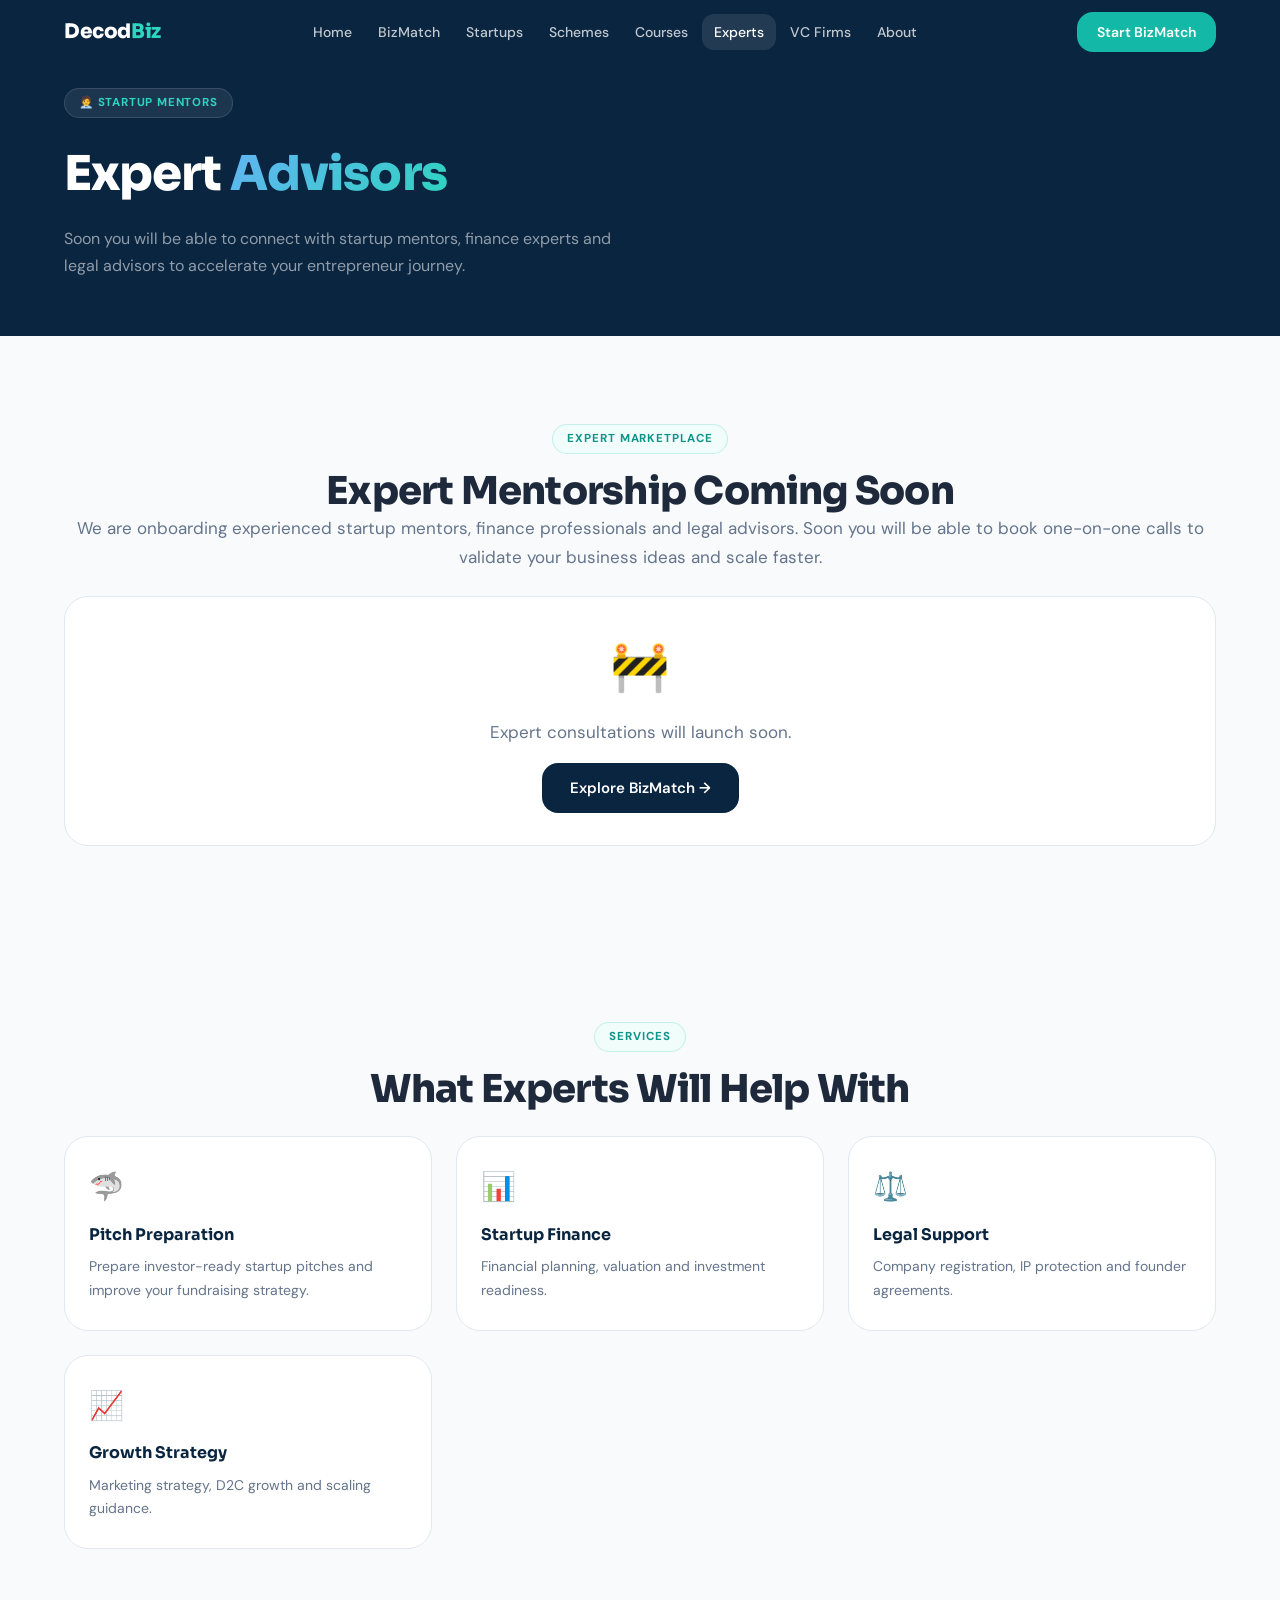
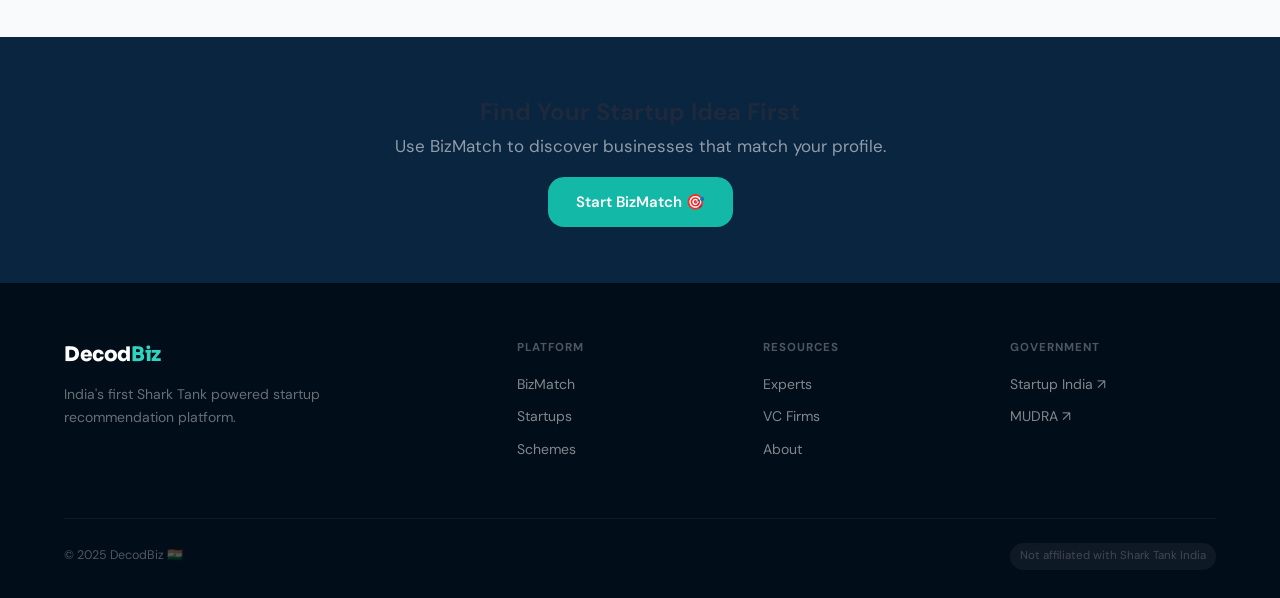
<file: experts.html>
<!DOCTYPE html>

<html lang="en">
<head>

<meta charset="UTF-8">
<meta name="viewport" content="width=device-width, initial-scale=1.0">

<title>Experts | DecodBiz</title>

<link rel="stylesheet" href="css/style.css">

</head>

<body>

<!-- LOADER -->

<div id="loading-overlay" class="loading-overlay">
<div class="spinner"></div>
<div class="loading-text">Loading Experts…</div>
</div>

<!-- NAVBAR -->

<nav id="navbar">

<div class="container nav-inner">

<a href="index.html" class="nav-logo font-display">
Decod<span>Biz</span>
</a>

<div class="nav-links">
<a href="index.html" class="nav-link">Home</a>
<a href="bizmatch.html" class="nav-link">BizMatch</a>
<a href="startups.html" class="nav-link">Startups</a>
<a href="schemes.html" class="nav-link">Schemes</a>
<a href="courses.html" class="nav-link">Courses</a>
<a href="experts.html" class="nav-link active">Experts</a>
<a href="vcs.html" class="nav-link">VC Firms</a>
<a href="about.html" class="nav-link">About</a>
</div>

<div class="nav-cta">
<a href="bizmatch.html" class="btn btn-primary">
Start BizMatch
</a>
</div>

<button class="hamburger">
<span></span>
<span></span>
<span></span>
</button>

</div>

</nav>

<!-- MOBILE MENU -->

<div id="mobile-menu" class="mobile-menu">

<a href="index.html" class="nav-link">Home</a> <a href="bizmatch.html" class="nav-link">BizMatch</a> <a href="startups.html" class="nav-link">Startups</a> <a href="schemes.html" class="nav-link">Schemes</a> <a href="courses.html" class="nav-link">Courses</a> <a href="experts.html" class="nav-link active">Experts</a> <a href="vcs.html" class="nav-link">VC Firms</a> <a href="about.html" class="nav-link">About</a>

<a href="bizmatch.html" class="btn btn-primary" style="margin-top:8px">
Start BizMatch →
</a>

</div>

<!-- HERO -->

<section class="page-hero">

<div class="container">

<div class="page-hero-pill">
🧑‍💼 Startup Mentors
</div>

<h1 class="page-hero-title">

Expert <span class="gradient-text">Advisors</span>

</h1>

<p class="page-hero-sub">

Soon you will be able to connect with startup mentors,
finance experts and legal advisors to accelerate your
entrepreneur journey.

</p>

</div>

</section>

<!-- COMING SOON -->

<section class="section">

<div class="container">

<div class="text-center">

<div class="section-label">
Expert Marketplace
</div>

<h2 class="h2">
Expert Mentorship Coming Soon
</h2>

<p class="body-lg">

We are onboarding experienced startup mentors,
finance professionals and legal advisors.

Soon you will be able to book one-on-one calls
to validate your business ideas and scale faster.

</p>

</div>

<div class="card card-p-lg text-center mt-6">

<div style="font-size:3rem">🚧</div>

<p class="body-lg mt-3">
Expert consultations will launch soon.
</p>

<a href="bizmatch.html" class="btn btn-navy mt-4">
Explore BizMatch →
</a>

</div>

</div>

</section>

<!-- EXPERT SERVICES -->

<section class="section" style="background:var(--slate-50)">

<div class="container">

<div class="text-center">

<div class="section-label">
Services
</div>

<h2 class="h2">
What Experts Will Help With
</h2>

</div>

<div class="cards-grid mt-6">

<div class="step-card">

<div class="step-icon">🦈</div>

<div class="step-title">
Pitch Preparation
</div>

<p class="step-text">

Prepare investor-ready startup pitches
and improve your fundraising strategy.

</p>

</div>

<div class="step-card">

<div class="step-icon">📊</div>

<div class="step-title">
Startup Finance
</div>

<p class="step-text">

Financial planning, valuation
and investment readiness.

</p>

</div>

<div class="step-card">

<div class="step-icon">⚖️</div>

<div class="step-title">
Legal Support
</div>

<p class="step-text">

Company registration, IP protection
and founder agreements.

</p>

</div>

<div class="step-card">

<div class="step-icon">📈</div>

<div class="step-title">
Growth Strategy
</div>

<p class="step-text">

Marketing strategy,
D2C growth and scaling guidance.

</p>

</div>

</div>

</div>

</section>

<!-- CTA -->

<section class="section-sm section-dark">

<div class="container text-center">

<h2>
Find Your Startup Idea First
</h2>

<p class="body-lg">

Use BizMatch to discover businesses
that match your profile.

</p>

<a href="bizmatch.html" class="btn btn-primary mt-4">

Start BizMatch 🎯

</a>

</div>

</section>

<!-- FOOTER -->

<footer>

<div class="container">

<div class="footer-grid">

<div>

<h3 class="nav-logo">
Decod<span>Biz</span>
</h3>

<p class="footer-brand-desc">

India's first Shark Tank powered
startup recommendation platform.

</p>

</div>

<div>

<div class="footer-col-title">
Platform
</div>

<a href="bizmatch.html" class="footer-link">BizMatch</a> <a href="startups.html" class="footer-link">Startups</a> <a href="schemes.html" class="footer-link">Schemes</a>

</div>

<div>

<div class="footer-col-title">
Resources
</div>

<a href="experts.html" class="footer-link">Experts</a> <a href="vcs.html" class="footer-link">VC Firms</a> <a href="about.html" class="footer-link">About</a>

</div>

<div>

<div class="footer-col-title">
Government
</div>

<a href="https://startupindia.gov.in" target="_blank" class="footer-link">
Startup India ↗
</a>

<a href="https://mudra.org.in" target="_blank" class="footer-link">
MUDRA ↗
</a>

</div>

</div>

<div class="footer-bottom">

<span class="footer-copy">
© 2025 DecodBiz 🇮🇳
</span>

<span class="footer-disclaimer">
Not affiliated with Shark Tank India
</span>

</div>

</div>

</footer>

<script src="js/ui.js"></script>

<script>

document.addEventListener("DOMContentLoaded", function(){

initNavbar()
initScrollReveal()
hideLoader()

})

</script>

</body>
</html>
</file>
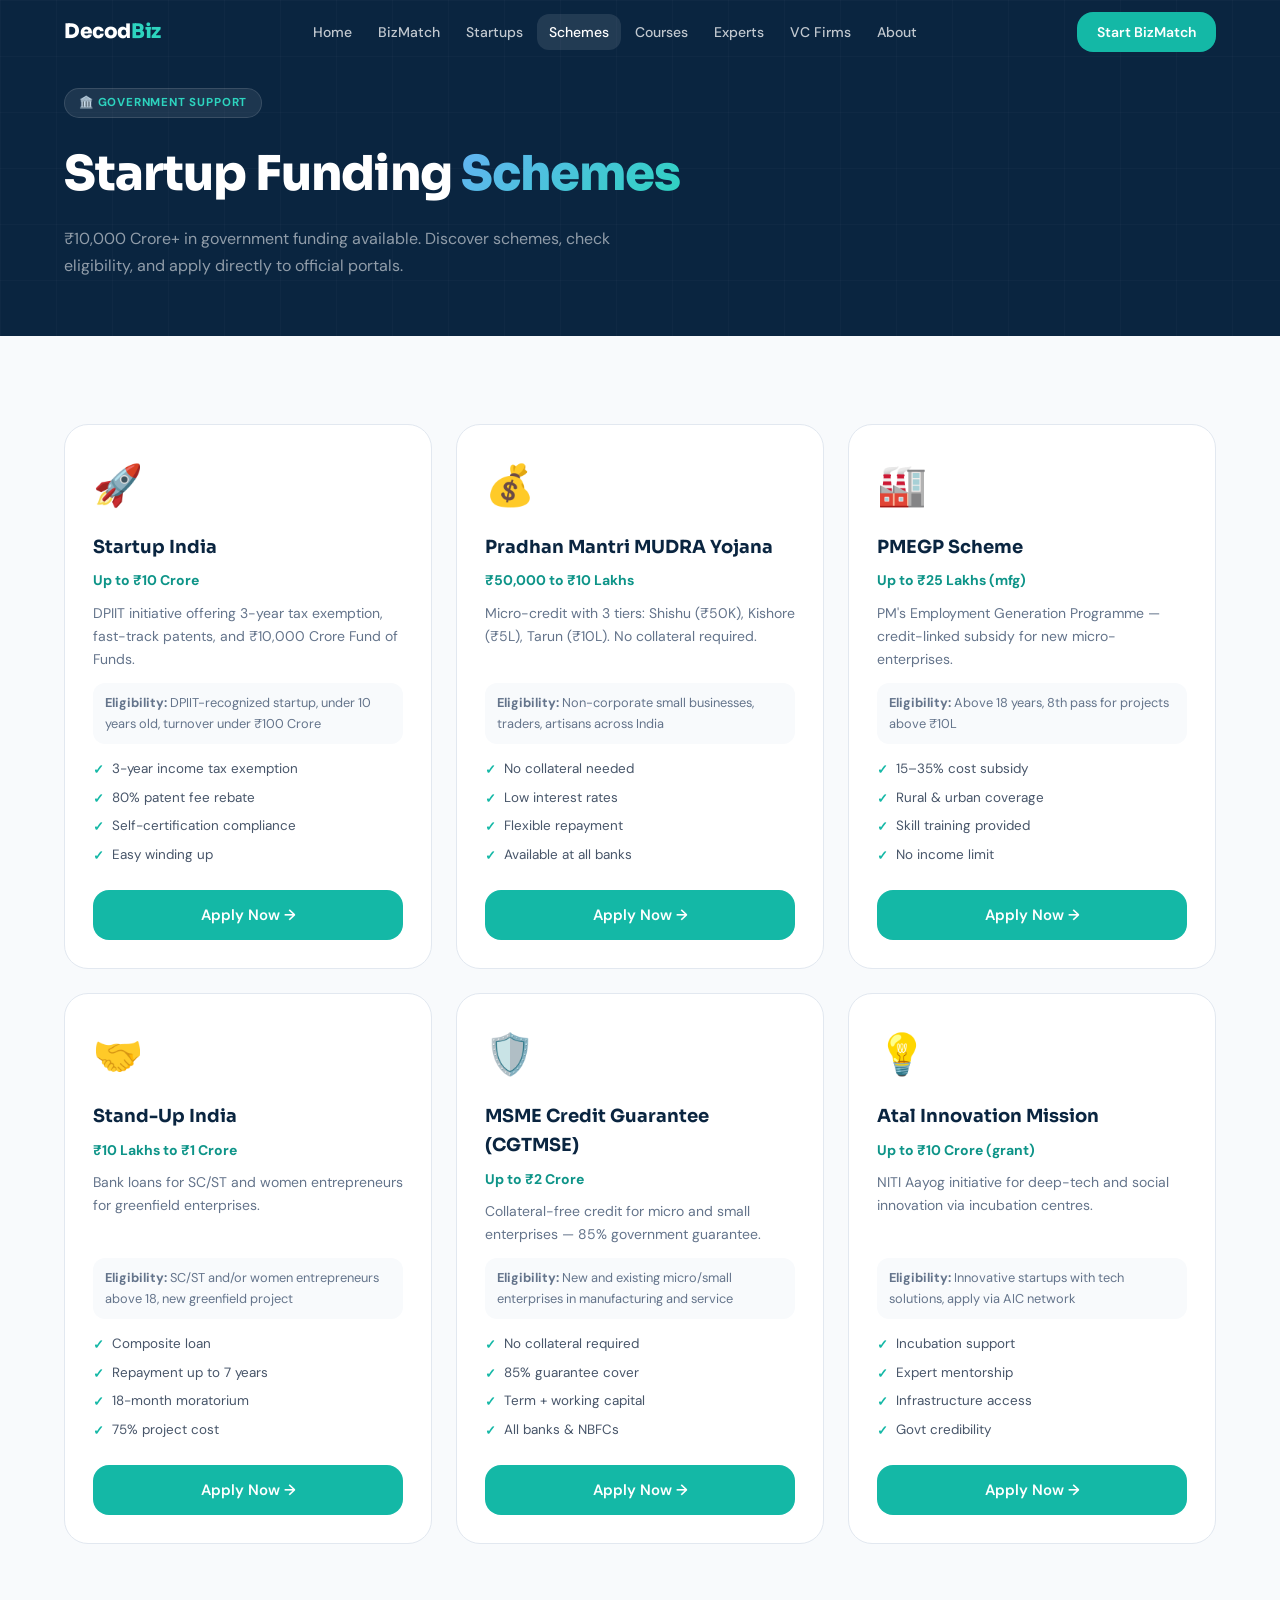
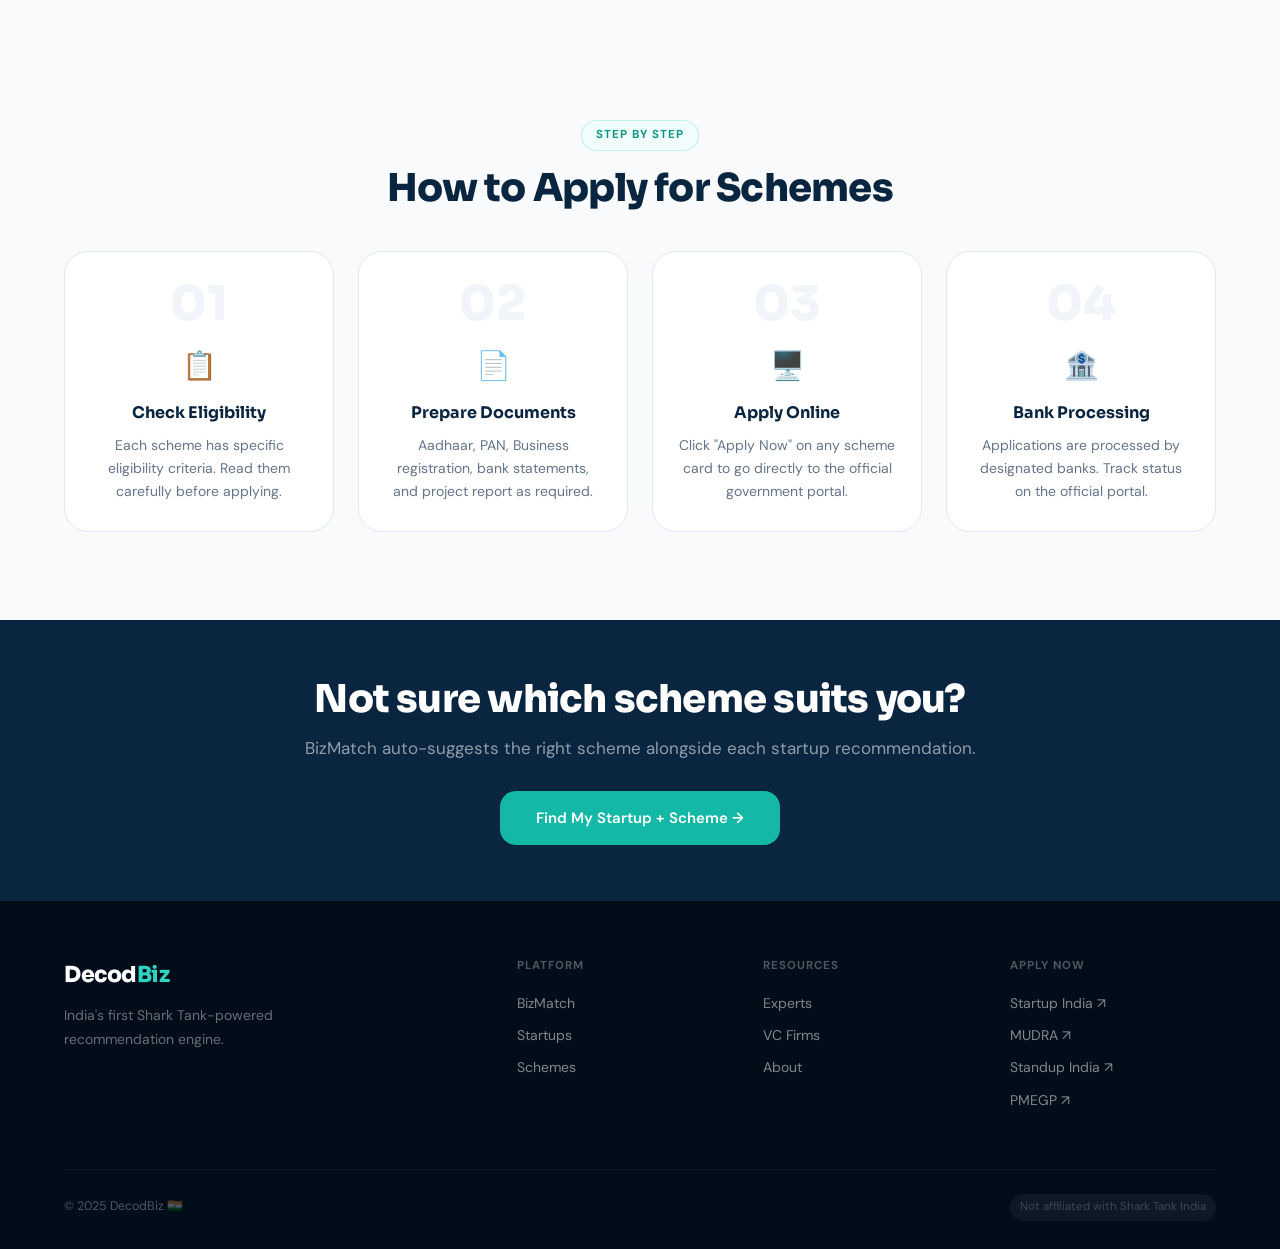
<file: schemes.html>
<!DOCTYPE html>
<html lang="en">
<head>
  <meta charset="UTF-8" /><meta name="viewport" content="width=device-width, initial-scale=1.0" />
  <title>Government Funding Schemes | DecodBiz</title>
  <link rel="stylesheet" href="css/style.css" />
</head>
<body>
<div id="loading-overlay" class="loading-overlay"><div class="spinner"></div><div class="loading-text">Loading Schemes…</div></div>
<nav id="navbar">
  <div class="container nav-inner">
    <a href="index.html" class="nav-logo font-display">Decod<span>Biz</span></a>
    <div class="nav-links">
      <a href="index.html" class="nav-link">Home</a><a href="bizmatch.html" class="nav-link">BizMatch</a><a href="startups.html" class="nav-link">Startups</a><a href="schemes.html" class="nav-link active">Schemes</a><a href="courses.html" class="nav-link">Courses</a><a href="experts.html" class="nav-link">Experts</a><a href="vcs.html" class="nav-link">VC Firms</a><a href="about.html" class="nav-link">About</a>
    </div>
    <div class="nav-cta"><a href="bizmatch.html" class="btn btn-primary">Start BizMatch</a></div>
    <button class="hamburger" aria-label="Menu"><span></span><span></span><span></span></button>
  </div>
</nav>
<div id="mobile-menu" class="mobile-menu">
  <a href="index.html" class="nav-link">Home</a><a href="bizmatch.html" class="nav-link">BizMatch</a><a href="startups.html" class="nav-link">Startups</a><a href="schemes.html" class="nav-link active">Schemes</a><a href="courses.html" class="nav-link">Courses</a><a href="experts.html" class="nav-link">Experts</a><a href="vcs.html" class="nav-link">VC Firms</a><a href="about.html" class="nav-link">About</a>
  <a href="bizmatch.html" class="btn btn-primary" style="margin-top:8px">Start BizMatch →</a>
</div>
<section class="page-hero">
  <div class="hero-grid"></div>
  <div class="container" style="position:relative">
    <div class="page-hero-pill">🏛️ Government Support</div>
    <h1 class="page-hero-title">Startup Funding <span class="gradient-text">Schemes</span></h1>
    <p class="page-hero-sub">₹10,000 Crore+ in government funding available. Discover schemes, check eligibility, and apply directly to official portals.</p>
  </div>
</section>

<section class="section" style="background:var(--slate-50)">
  <div class="container">
    <div class="schemes-grid" id="schemes-grid"></div>
  </div>
</section>

<!-- How to Apply -->
<section class="section">
  <div class="container text-center">
    <div class="section-label">Step by Step</div>
    <h2 class="h2" style="color:var(--navy-900)">How to Apply for Schemes</h2>
    <div class="steps-grid" style="margin-top:40px">
      <div class="step-card reveal"><div class="step-num">01</div><div class="step-icon">📋</div><div class="step-title">Check Eligibility</div><p class="step-text">Each scheme has specific eligibility criteria. Read them carefully before applying.</p></div>
      <div class="step-card reveal reveal-delay-1"><div class="step-num">02</div><div class="step-icon">📄</div><div class="step-title">Prepare Documents</div><p class="step-text">Aadhaar, PAN, Business registration, bank statements, and project report as required.</p></div>
      <div class="step-card reveal reveal-delay-2"><div class="step-num">03</div><div class="step-icon">🖥️</div><div class="step-title">Apply Online</div><p class="step-text">Click "Apply Now" on any scheme card to go directly to the official government portal.</p></div>
      <div class="step-card reveal reveal-delay-3"><div class="step-num">04</div><div class="step-icon">🏦</div><div class="step-title">Bank Processing</div><p class="step-text">Applications are processed by designated banks. Track status on the official portal.</p></div>
    </div>
  </div>
</section>

<section class="section-sm section-dark">
  <div class="container text-center" style="position:relative">
    <h2 class="h2" style="margin-bottom:12px">Not sure which scheme suits you?</h2>
    <p class="body-lg" style="margin-bottom:28px">BizMatch auto-suggests the right scheme alongside each startup recommendation.</p>
    <a href="bizmatch.html" class="btn btn-primary" style="padding:15px 36px">Find My Startup + Scheme →</a>
  </div>
</section>

<footer>
  <div class="container">
    <div class="footer-grid">
      <div><div class="nav-logo font-display" style="font-size:1.375rem;color:var(--white)">Decod<span style="color:var(--teal-400)">Biz</span></div><p class="footer-brand-desc">India's first Shark Tank-powered recommendation engine.</p></div>
      <div><div class="footer-col-title">Platform</div><a href="bizmatch.html" class="footer-link">BizMatch</a><a href="startups.html" class="footer-link">Startups</a><a href="schemes.html" class="footer-link">Schemes</a></div>
      <div><div class="footer-col-title">Resources</div><a href="experts.html" class="footer-link">Experts</a><a href="vcs.html" class="footer-link">VC Firms</a><a href="about.html" class="footer-link">About</a></div>
      <div><div class="footer-col-title">Apply Now</div><a href="https://startupindia.gov.in" target="_blank" class="footer-link">Startup India ↗</a><a href="https://mudra.org.in" target="_blank" class="footer-link">MUDRA ↗</a><a href="https://standupmitra.in" target="_blank" class="footer-link">Standup India ↗</a><a href="https://kviconline.gov.in" target="_blank" class="footer-link">PMEGP ↗</a></div>
    </div>
    <div class="footer-bottom"><span class="footer-copy">© 2025 DecodBiz 🇮🇳</span><span class="footer-disclaimer">Not affiliated with Shark Tank India</span></div>
  </div>
</footer>

<script src="data/all_startups.js"></script>
<script src="js/ui.js"></script>
<script src="js/bizmatch.js"></script>
<script>
document.addEventListener('DOMContentLoaded', () => {
  const grid = document.getElementById('schemes-grid');
  grid.innerHTML = SCHEMES_DATA.map((s, i) => `
    <div class="scheme-card reveal" style="animation-delay:${i*80}ms">
      <div class="scheme-icon">${s.icon}</div>
      <div class="scheme-name">${s.name}</div>
      <div class="scheme-amount">${s.amount}</div>
      <p class="scheme-desc">${s.desc}</p>
      <div class="scheme-eligibility"><strong>Eligibility:</strong> ${s.eligibility}</div>
      <div class="scheme-benefits">${s.benefits.map(b=>`<div class="scheme-benefit">${b}</div>`).join('')}</div>
      <a href="${s.applyLink}" target="_blank" class="btn btn-primary" style="width:100%;justify-content:center">Apply Now →</a>
    </div>`).join('');
  initScrollReveal();
  hideLoader();
});
</script>
</body>
</html>
</file>
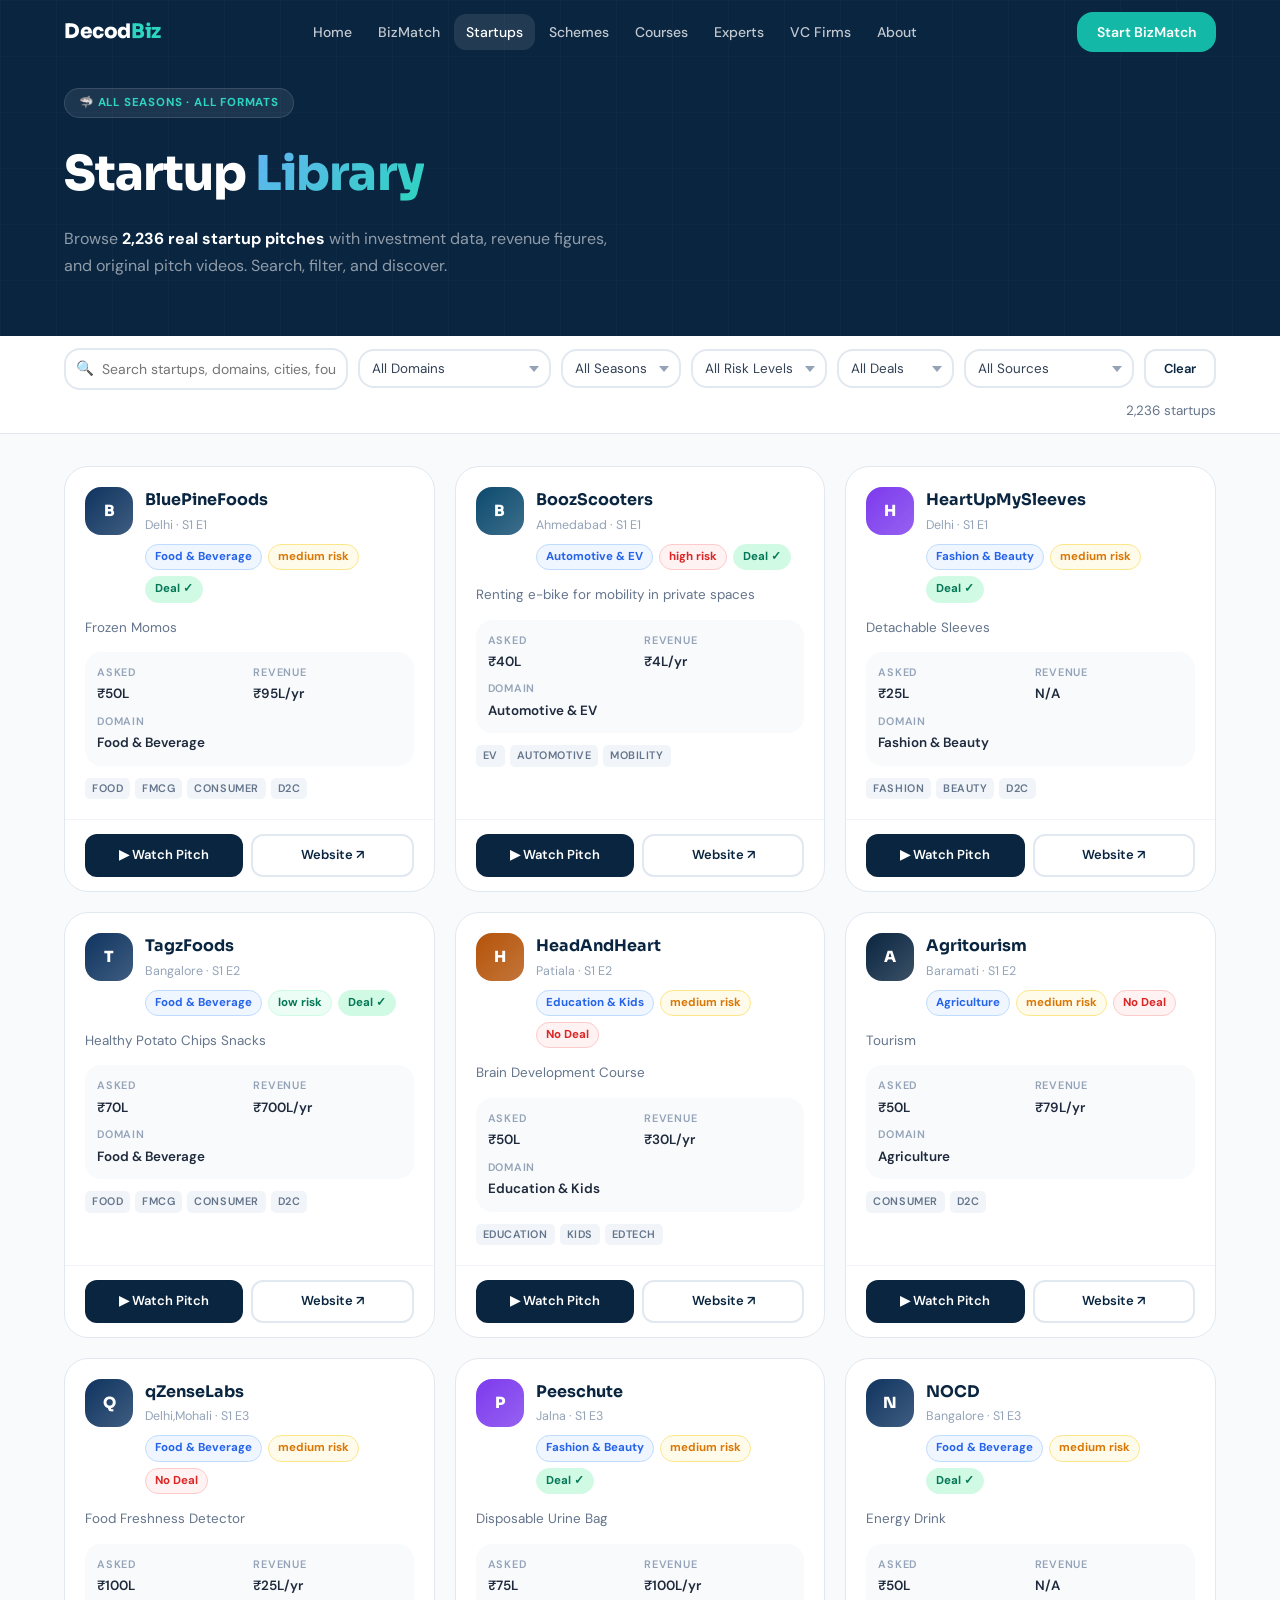
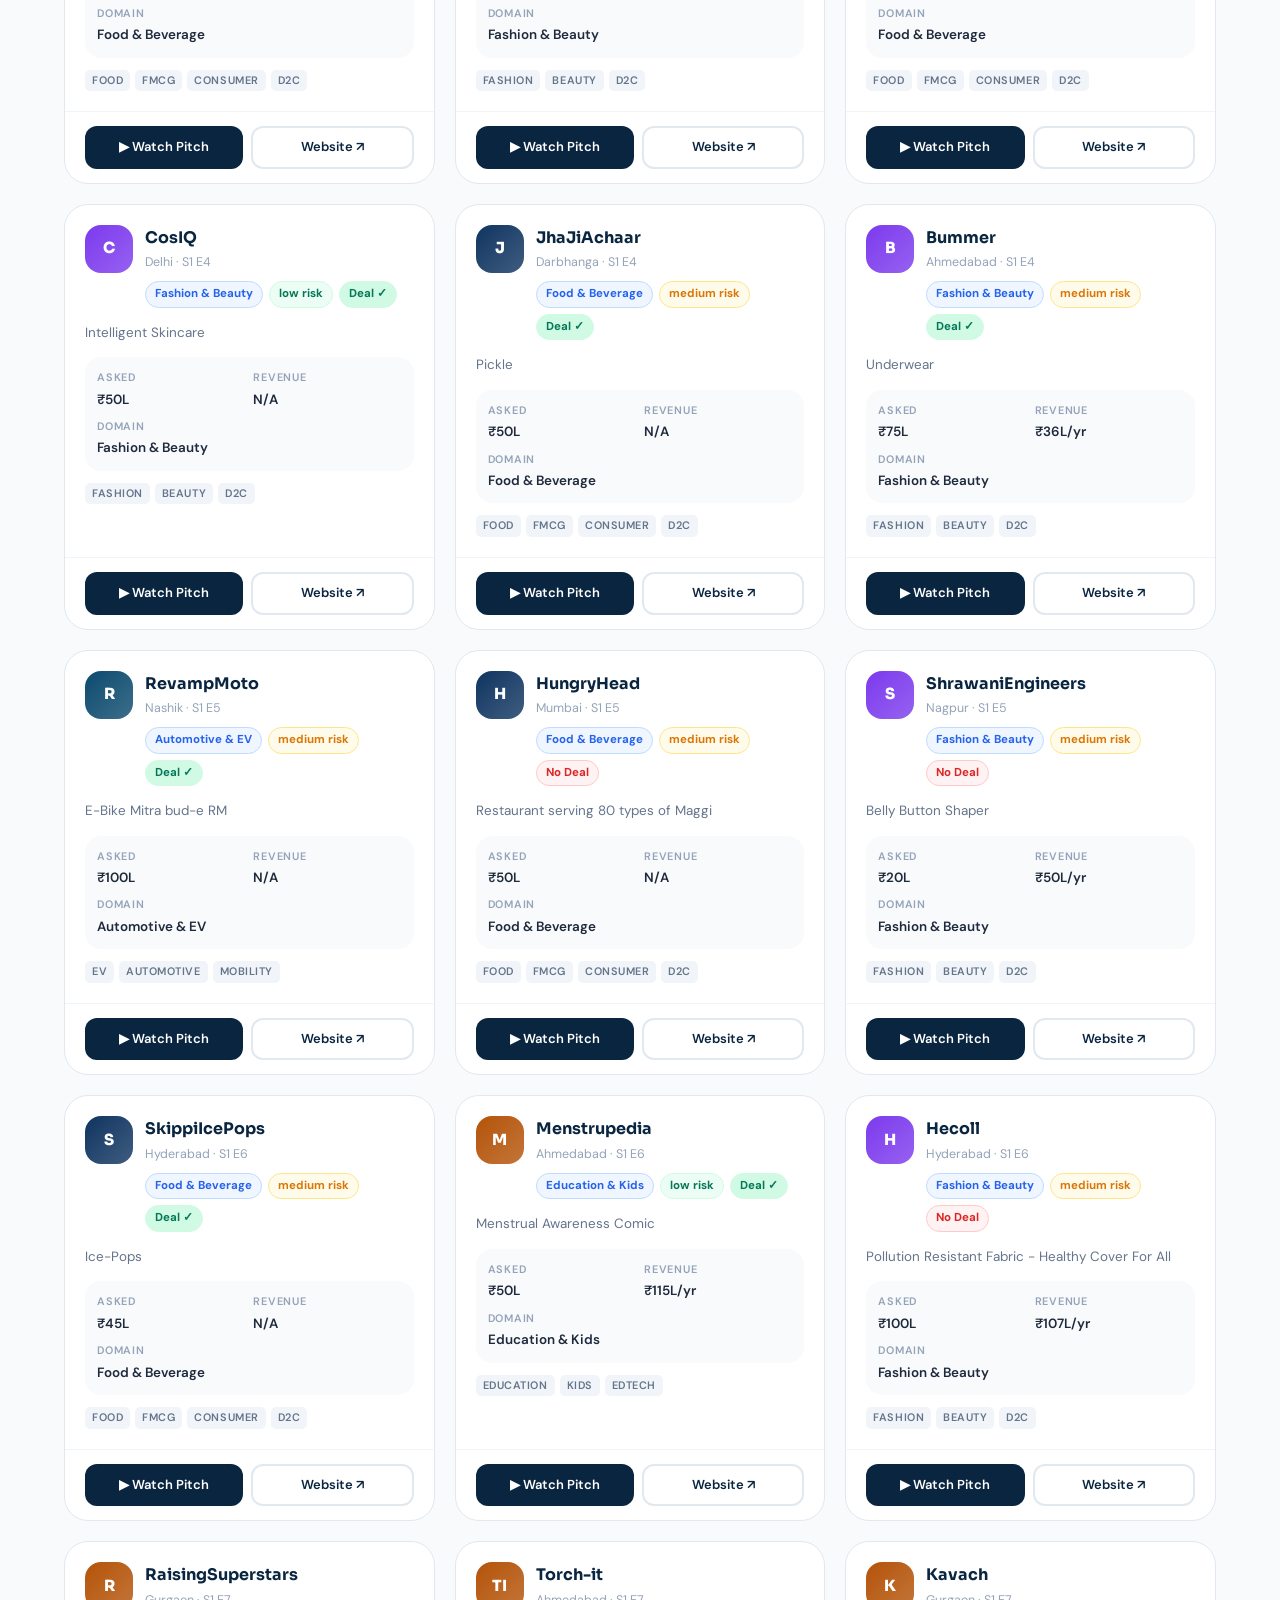
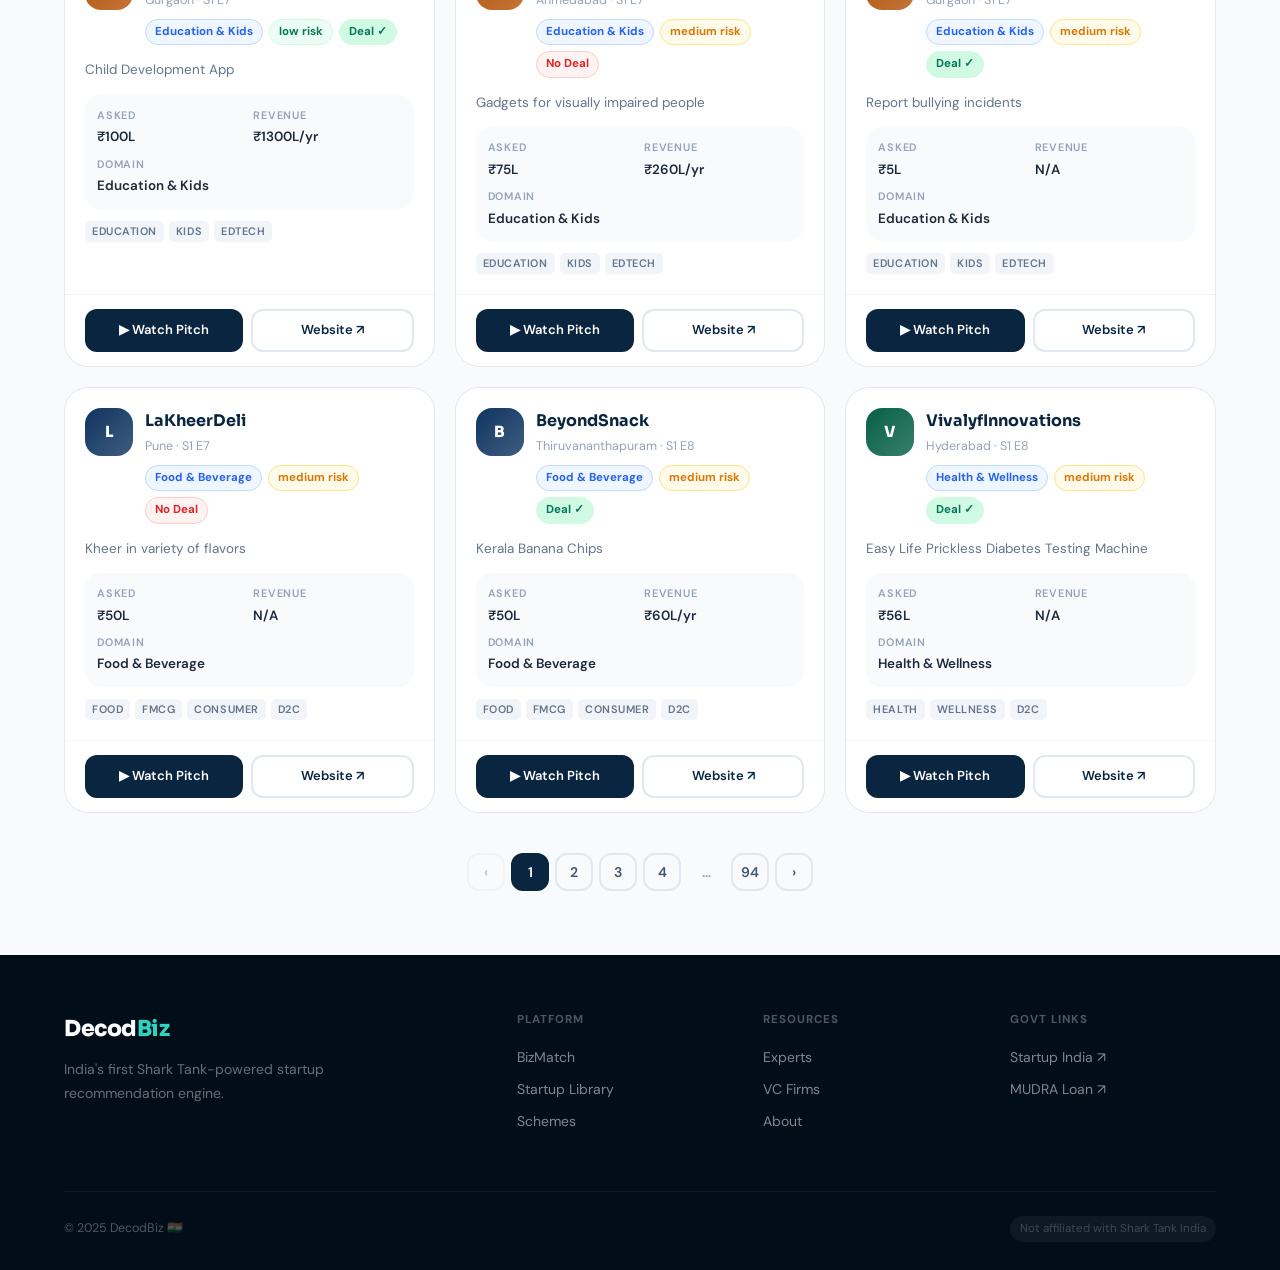
<file: startups.html>
<!DOCTYPE html>
<html lang="en">
<head>
  <meta charset="UTF-8" />
  <meta name="viewport" content="width=device-width, initial-scale=1.0" />
  <title>Startup Library — 2,236 Startups | DecodBiz</title>
  <meta name="description" content="Browse 2,236 real Shark Tank startup pitches. Filter by domain, season, risk level, and deal status." />
  <link rel="stylesheet" href="css/style.css" />
</head>
<body>

<div id="loading-overlay" class="loading-overlay">
  <div class="spinner"></div><div class="loading-text">Loading 2,236 startups…</div>
</div>

<nav id="navbar">
  <div class="container nav-inner">
    <a href="index.html" class="nav-logo font-display">Decod<span>Biz</span></a>
    <div class="nav-links">
      <a href="index.html"    class="nav-link">Home</a>
      <a href="bizmatch.html" class="nav-link">BizMatch</a>
      <a href="startups.html" class="nav-link active">Startups</a>
      <a href="schemes.html"  class="nav-link">Schemes</a>
      <a href="courses.html"  class="nav-link">Courses</a>
      <a href="experts.html"  class="nav-link">Experts</a>
      <a href="vcs.html"      class="nav-link">VC Firms</a>
      <a href="about.html"    class="nav-link">About</a>
    </div>
    <div class="nav-cta"><a href="bizmatch.html" class="btn btn-primary">Start BizMatch</a></div>
    <button class="hamburger" aria-label="Menu"><span></span><span></span><span></span></button>
  </div>
</nav>
<div id="mobile-menu" class="mobile-menu">
  <a href="index.html"    class="nav-link">Home</a>
  <a href="bizmatch.html" class="nav-link">BizMatch</a>
  <a href="startups.html" class="nav-link active">Startups</a>
  <a href="schemes.html"  class="nav-link">Schemes</a>
  <a href="courses.html"  class="nav-link">Courses</a>
  <a href="experts.html"  class="nav-link">Experts</a>
  <a href="vcs.html"      class="nav-link">VC Firms</a>
  <a href="about.html"    class="nav-link">About</a>
  <a href="bizmatch.html" class="btn btn-primary" style="margin-top:8px">Start BizMatch →</a>
</div>

<!-- Page Hero -->
<section class="page-hero">
  <div class="hero-grid"></div>
  <div class="container" style="position:relative">
    <div class="page-hero-pill">🦈 All Seasons · All Formats</div>
    <h1 class="page-hero-title">Startup <span class="gradient-text">Library</span></h1>
    <p class="page-hero-sub">Browse <strong style="color:var(--white)">2,236 real startup pitches</strong> with investment data, revenue figures, and original pitch videos. Search, filter, and discover.</p>
  </div>
</section>

<!-- Search & Filter Controls -->
<div class="library-controls">
  <div class="container">
    <div class="controls-row">
      <div class="search-wrap">
        <span class="search-icon">🔍</span>
        <input type="text" id="search-input" class="search-input" placeholder="Search startups, domains, cities, founders…" />
      </div>
      <select id="filter-domain" class="filter-select">
        <option value="">All Domains</option>
        <!-- Populated by JS -->
      </select>
      <select id="filter-season" class="filter-select">
        <option value="">All Seasons</option>
        <!-- Populated by JS -->
      </select>
      <select id="filter-risk" class="filter-select">
        <option value="">All Risk Levels</option>
        <option value="low">Low Risk</option>
        <option value="medium">Medium Risk</option>
        <option value="high">High Risk</option>
      </select>
      <select id="filter-deal" class="filter-select">
        <option value="">All Deals</option>
        <option value="yes">Got Deal ✓</option>
        <option value="no">No Deal</option>
      </select>
      <select id="filter-source" class="filter-select">
        <option value="">All Sources</option>
        <option value="shark_tank_india">Shark Tank India 🇮🇳</option>
        <option value="startup_database">Global Database</option>
      </select>
      <button id="clear-filters" class="btn btn-outline btn-sm">Clear</button>
      <span id="results-count-label" class="results-count">Loading…</span>
    </div>
  </div>
</div>

<!-- Startup Grid -->
<main style="background:var(--slate-50);padding:32px 0 64px">
  <div class="container">
    <div class="startups-grid" id="startups-grid">
      <!-- Skeleton cards shown while loading -->
    </div>
    <div id="pagination" class="pagination"></div>
  </div>
</main>

<!-- Footer -->
<footer>
  <div class="container">
    <div class="footer-grid">
      <div><div class="nav-logo font-display" style="font-size:1.375rem;color:var(--white)">Decod<span style="color:var(--teal-400)">Biz</span></div><p class="footer-brand-desc">India's first Shark Tank-powered startup recommendation engine.</p></div>
      <div><div class="footer-col-title">Platform</div><a href="bizmatch.html" class="footer-link">BizMatch</a><a href="startups.html" class="footer-link">Startup Library</a><a href="schemes.html" class="footer-link">Schemes</a></div>
      <div><div class="footer-col-title">Resources</div><a href="experts.html" class="footer-link">Experts</a><a href="vcs.html" class="footer-link">VC Firms</a><a href="about.html" class="footer-link">About</a></div>
      <div><div class="footer-col-title">Govt Links</div><a href="https://startupindia.gov.in" target="_blank" class="footer-link">Startup India ↗</a><a href="https://mudra.org.in" target="_blank" class="footer-link">MUDRA Loan ↗</a></div>
    </div>
    <div class="footer-bottom"><span class="footer-copy">© 2025 DecodBiz 🇮🇳</span><span class="footer-disclaimer">Not affiliated with Shark Tank India</span></div>
  </div>
</footer>

<script src="data/all_startups.js"></script>
<script src="js/ui.js"></script>
<script src="js/search.js"></script>
<script>
  document.addEventListener('DOMContentLoaded', initLibraryPage);
</script>
</body>
</html>
</file>
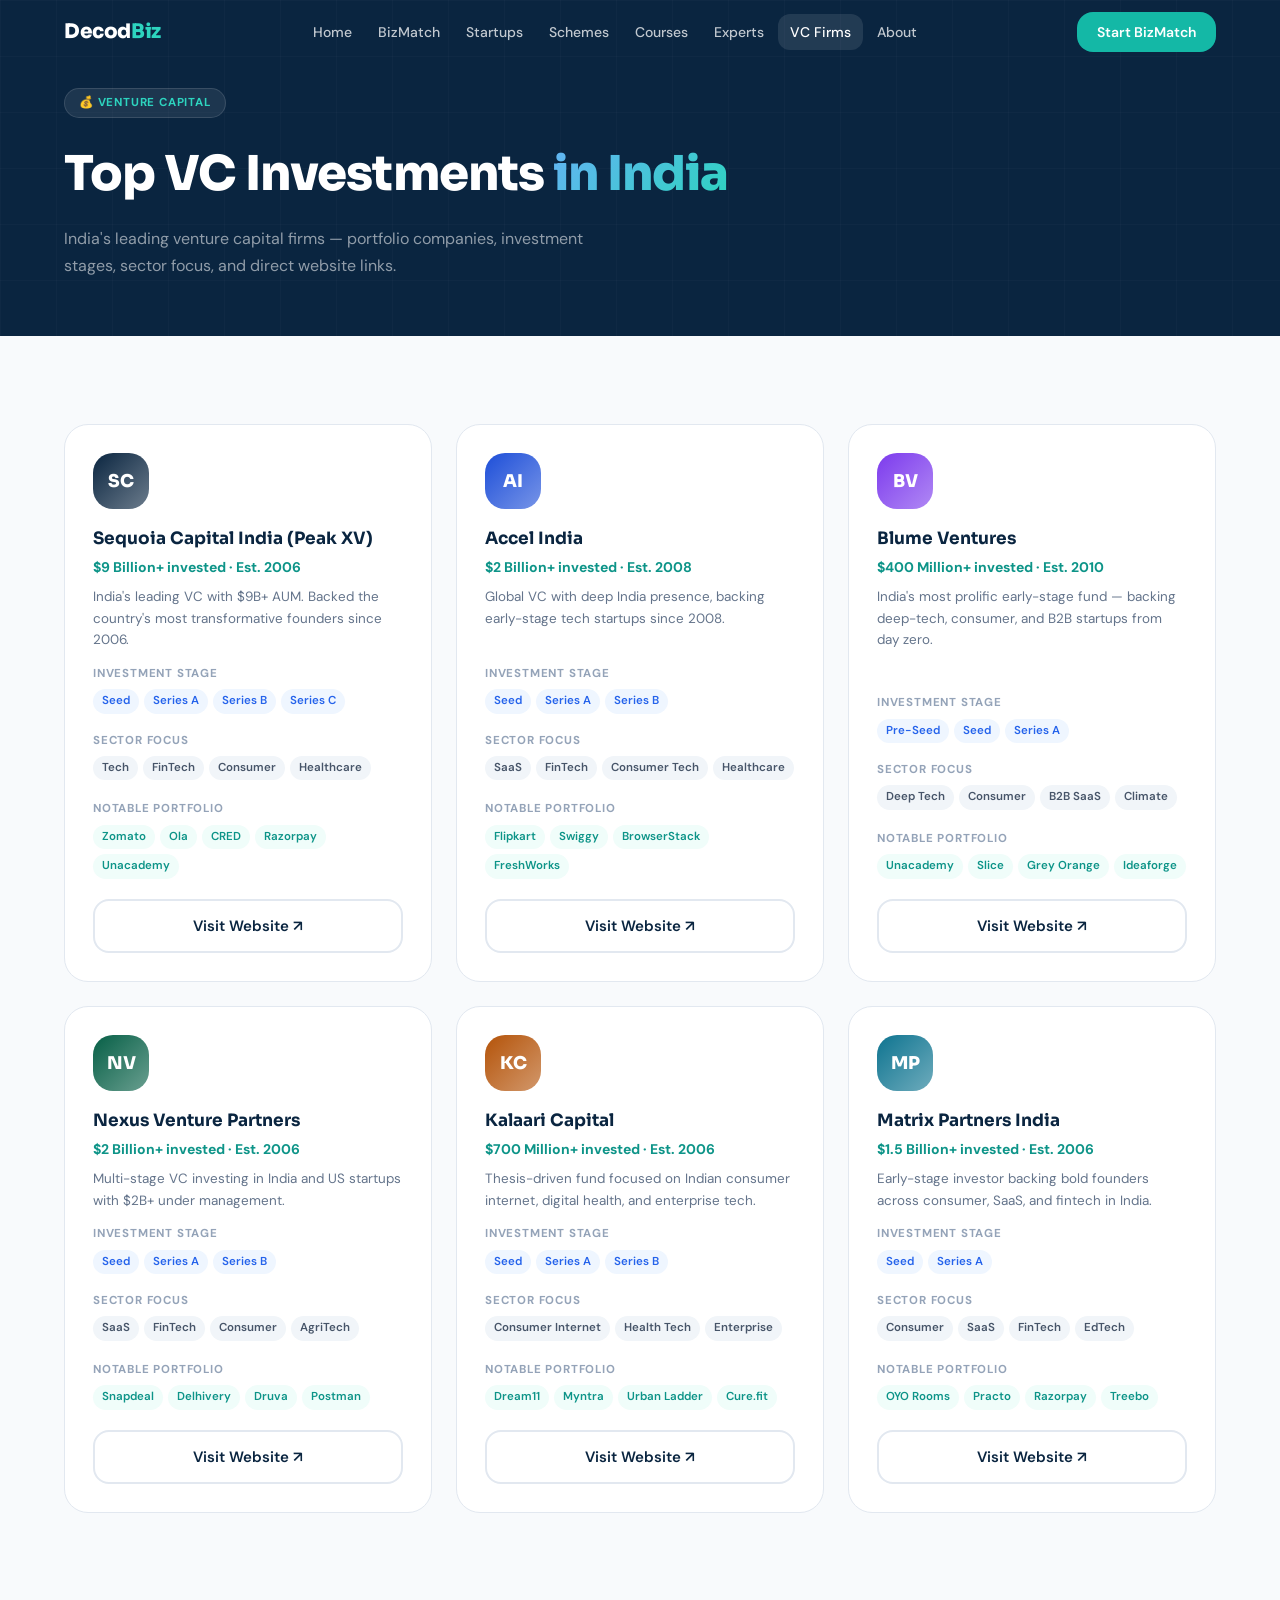
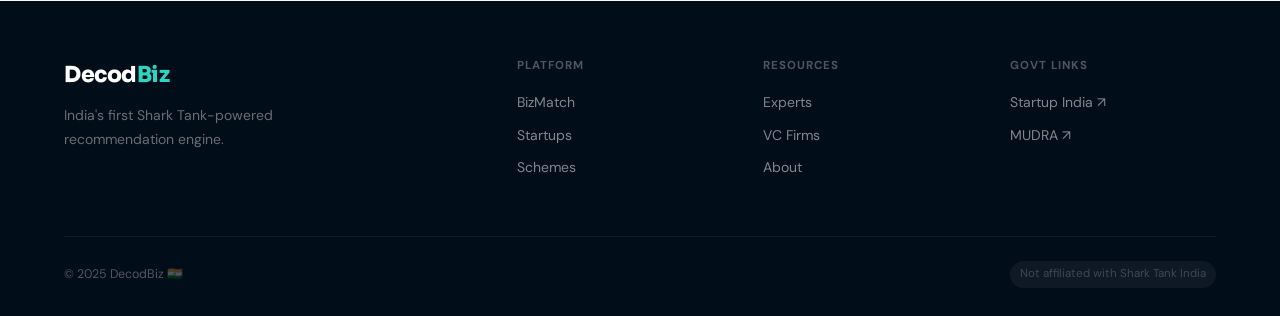
<file: vcs.html>
<!DOCTYPE html>
<html lang="en">
<head>
  <meta charset="UTF-8" /><meta name="viewport" content="width=device-width, initial-scale=1.0" />
  <title>Top VC Firms in India | DecodBiz</title>
  <link rel="stylesheet" href="css/style.css" />
</head>
<body>
<div id="loading-overlay" class="loading-overlay"><div class="spinner"></div><div class="loading-text">Loading VC Firms…</div></div>
<nav id="navbar">
  <div class="container nav-inner">
    <a href="index.html" class="nav-logo font-display">Decod<span>Biz</span></a>
    <div class="nav-links"><a href="index.html" class="nav-link">Home</a><a href="bizmatch.html" class="nav-link">BizMatch</a><a href="startups.html" class="nav-link">Startups</a><a href="schemes.html" class="nav-link">Schemes</a><a href="courses.html" class="nav-link">Courses</a><a href="experts.html" class="nav-link">Experts</a><a href="vcs.html" class="nav-link active">VC Firms</a><a href="about.html" class="nav-link">About</a></div>
    <div class="nav-cta"><a href="bizmatch.html" class="btn btn-primary">Start BizMatch</a></div>
    <button class="hamburger" aria-label="Menu"><span></span><span></span><span></span></button>
  </div>
</nav>
<div id="mobile-menu" class="mobile-menu"><a href="index.html" class="nav-link">Home</a><a href="bizmatch.html" class="nav-link">BizMatch</a><a href="startups.html" class="nav-link">Startups</a><a href="schemes.html" class="nav-link">Schemes</a><a href="courses.html" class="nav-link">Courses</a><a href="experts.html" class="nav-link">Experts</a><a href="vcs.html" class="nav-link active">VC Firms</a><a href="about.html" class="nav-link">About</a><a href="bizmatch.html" class="btn btn-primary" style="margin-top:8px">Start BizMatch →</a></div>
<section class="page-hero"><div class="hero-grid"></div><div class="container" style="position:relative"><div class="page-hero-pill">💰 Venture Capital</div><h1 class="page-hero-title">Top VC Investments <span class="gradient-text">in India</span></h1><p class="page-hero-sub">India's leading venture capital firms — portfolio companies, investment stages, sector focus, and direct website links.</p></div></section>
<section class="section" style="background:var(--slate-50)">
  <div class="container">
    <div class="cards-grid" id="vcs-grid"></div>
  </div>
</section>
<footer><div class="container"><div class="footer-grid"><div><div class="nav-logo font-display" style="font-size:1.375rem;color:var(--white)">Decod<span style="color:var(--teal-400)">Biz</span></div><p class="footer-brand-desc">India's first Shark Tank-powered recommendation engine.</p></div><div><div class="footer-col-title">Platform</div><a href="bizmatch.html" class="footer-link">BizMatch</a><a href="startups.html" class="footer-link">Startups</a><a href="schemes.html" class="footer-link">Schemes</a></div><div><div class="footer-col-title">Resources</div><a href="experts.html" class="footer-link">Experts</a><a href="vcs.html" class="footer-link">VC Firms</a><a href="about.html" class="footer-link">About</a></div><div><div class="footer-col-title">Govt Links</div><a href="https://startupindia.gov.in" target="_blank" class="footer-link">Startup India ↗</a><a href="https://mudra.org.in" target="_blank" class="footer-link">MUDRA ↗</a></div></div><div class="footer-bottom"><span class="footer-copy">© 2025 DecodBiz 🇮🇳</span><span class="footer-disclaimer">Not affiliated with Shark Tank India</span></div></div></footer>
<script src="data/all_startups.js"></script><script src="js/ui.js"></script>
<script>
const VCS = [
  { name:'Sequoia Capital India (Peak XV)', color:'#0A2540', invested:'$9 Billion+', founded:2006, stage:['Seed','Series A','Series B','Series C'], sectors:['Tech','FinTech','Consumer','Healthcare'], portfolio:['Zomato','Ola','CRED','Razorpay','Unacademy'], desc:"India's leading VC with $9B+ AUM. Backed the country's most transformative founders since 2006.", website:'https://www.peakxv.com' },
  { name:'Accel India', color:'#1d4ed8', invested:'$2 Billion+', founded:2008, stage:['Seed','Series A','Series B'], sectors:['SaaS','FinTech','Consumer Tech','Healthcare'], portfolio:['Flipkart','Swiggy','BrowserStack','FreshWorks'], desc:'Global VC with deep India presence, backing early-stage tech startups since 2008.', website:'https://www.accel.com' },
  { name:'Blume Ventures', color:'#7c3aed', invested:'$400 Million+', founded:2010, stage:['Pre-Seed','Seed','Series A'], sectors:['Deep Tech','Consumer','B2B SaaS','Climate'], portfolio:['Unacademy','Slice','Grey Orange','Ideaforge'], desc:"India's most prolific early-stage fund — backing deep-tech, consumer, and B2B startups from day zero.", website:'https://blume.vc' },
  { name:'Nexus Venture Partners', color:'#065f46', invested:'$2 Billion+', founded:2006, stage:['Seed','Series A','Series B'], sectors:['SaaS','FinTech','Consumer','AgriTech'], portfolio:['Snapdeal','Delhivery','Druva','Postman'], desc:'Multi-stage VC investing in India and US startups with $2B+ under management.', website:'https://nexusvp.com' },
  { name:'Kalaari Capital', color:'#b45309', invested:'$700 Million+', founded:2006, stage:['Seed','Series A','Series B'], sectors:['Consumer Internet','Health Tech','Enterprise'], portfolio:['Dream11','Myntra','Urban Ladder','Cure.fit'], desc:'Thesis-driven fund focused on Indian consumer internet, digital health, and enterprise tech.', website:'https://www.kalaari.com' },
  { name:'Matrix Partners India', color:'#0e7490', invested:'$1.5 Billion+', founded:2006, stage:['Seed','Series A'], sectors:['Consumer','SaaS','FinTech','EdTech'], portfolio:['OYO Rooms','Practo','Razorpay','Treebo'], desc:'Early-stage investor backing bold founders across consumer, SaaS, and fintech in India.', website:'https://www.matrixpartners.in' },
];
document.addEventListener('DOMContentLoaded', () => {
  document.getElementById('vcs-grid').innerHTML = VCS.map((v,i) => `
    <div class="vc-card reveal" style="animation-delay:${i*80}ms">
      <div class="vc-logo-box" style="background:linear-gradient(135deg,${v.color},${v.color}99)">${v.name.split(' ').map(w=>w[0]).slice(0,2).join('')}</div>
      <div class="vc-name">${v.name}</div>
      <div class="vc-invested">${v.invested} invested · Est. ${v.founded}</div>
      <p class="vc-desc">${v.desc}</p>
      <div>
        <div style="font-size:.72rem;font-weight:700;text-transform:uppercase;letter-spacing:.07em;color:var(--slate-400);margin-bottom:6px">Investment Stage</div>
        <div class="vc-chips">${v.stage.map(s=>`<span class="vc-chip vc-chip-stage">${s}</span>`).join('')}</div>
      </div>
      <div style="margin-top:10px">
        <div style="font-size:.72rem;font-weight:700;text-transform:uppercase;letter-spacing:.07em;color:var(--slate-400);margin-bottom:6px">Sector Focus</div>
        <div class="vc-chips">${v.sectors.map(s=>`<span class="vc-chip vc-chip-sector">${s}</span>`).join('')}</div>
      </div>
      <div class="vc-portfolio" style="margin-top:12px">
        <div class="vc-portfolio-title">Notable Portfolio</div>
        <div class="vc-portfolio-chips">${v.portfolio.map(p=>`<span class="vc-portfolio-chip">${p}</span>`).join('')}</div>
      </div>
      <a href="${v.website}" target="_blank" class="btn btn-outline" style="width:100%;justify-content:center;margin-top:4px">Visit Website ↗</a>
    </div>`).join('');
  initScrollReveal();
  hideLoader();
});
</script>
</body></html>
</file>
<file: css/style.css>
/* ============================================================
   DecodBiz — Complete Design System
   Fintech-inspired: Deep Blue + Teal + White
   Font: Sora (display) + DM Sans (body)
   ============================================================ */

@import url('https://fonts.googleapis.com/css2?family=Sora:wght@300;400;500;600;700;800&family=DM+Sans:ital,opsz,wght@0,9..40,300;0,9..40,400;0,9..40,500;0,9..40,600;1,9..40,400&display=swap');

/* ── Reset ── */
*, *::before, *::after { box-sizing: border-box; margin: 0; padding: 0; }
html { scroll-behavior: smooth; font-size: 16px; }
body { font-family: 'DM Sans', sans-serif; background: #f8fafc; color: #1e293b; overflow-x: hidden; line-height: 1.6; }
img { max-width: 100%; display: block; }
a { text-decoration: none; color: inherit; }
button { cursor: pointer; border: none; background: none; font-family: inherit; }
input, select, textarea { font-family: inherit; }
ul { list-style: none; }

/* ── CSS Variables ── */
:root {
  --navy-950: #020d1a;
  --navy-900: #0A2540;
  --navy-800: #0d2e4d;
  --navy-700: #0f3d6e;
  --navy-600: #1a5294;
  --teal-600: #0d9488;
  --teal-500: #14b8a6;
  --teal-400: #2dd4bf;
  --teal-50:  #f0fdfa;
  --white: #ffffff;
  --slate-50:  #f8fafc;
  --slate-100: #f1f5f9;
  --slate-200: #e2e8f0;
  --slate-300: #cbd5e1;
  --slate-400: #94a3b8;
  --slate-500: #64748b;
  --slate-600: #475569;
  --slate-700: #334155;
  --slate-800: #1e293b;
  --emerald-50:  #ecfdf5;
  --emerald-100: #d1fae5;
  --emerald-600: #059669;
  --emerald-700: #047857;
  --amber-50:  #fffbeb;
  --amber-600: #d97706;
  --red-50:    #fef2f2;
  --red-600:   #dc2626;
  --blue-50:   #eff6ff;
  --blue-600:  #2563eb;
  --radius-sm: 8px;
  --radius-md: 12px;
  --radius-lg: 16px;
  --radius-xl: 20px;
  --radius-2xl: 24px;
  --radius-full: 9999px;
  --shadow-sm:   0 1px 3px rgba(10,37,64,.06), 0 1px 2px rgba(10,37,64,.04);
  --shadow-md:   0 4px 16px rgba(10,37,64,.08), 0 2px 6px rgba(10,37,64,.05);
  --shadow-lg:   0 12px 40px rgba(10,37,64,.12), 0 4px 16px rgba(10,37,64,.07);
  --shadow-blue: 0 8px 32px rgba(10,37,64,.30);
  --shadow-teal: 0 8px 32px rgba(20,184,166,.35);
  --transition: all 0.25s cubic-bezier(0.4,0,0.2,1);
}

/* ── Scrollbar ── */
::-webkit-scrollbar { width: 5px; }
::-webkit-scrollbar-track { background: var(--slate-100); }
::-webkit-scrollbar-thumb { background: var(--navy-900); border-radius: var(--radius-full); }
::selection { background: var(--teal-400); color: var(--white); }

/* ── Utility ── */
.container { max-width: 1200px; margin: 0 auto; padding: 0 24px; }
.section { padding: 88px 0; }
.section-sm { padding: 56px 0; }
.text-center { text-align: center; }
.font-display { font-family: 'Sora', sans-serif; }
.visually-hidden { position: absolute; width: 1px; height: 1px; overflow: hidden; clip: rect(0,0,0,0); }

/* ── Gradient text ── */
.gradient-text {
  background: linear-gradient(135deg, #64b3f4, var(--teal-400));
  -webkit-background-clip: text;
  -webkit-text-fill-color: transparent;
  background-clip: text;
}

/* ── Glass ── */
.glass {
  background: rgba(255,255,255,.08);
  backdrop-filter: blur(12px);
  -webkit-backdrop-filter: blur(12px);
  border: 1px solid rgba(255,255,255,.12);
}

/* ── Section label pill ── */
.section-label {
  display: inline-flex; align-items: center; gap: 6px;
  padding: 5px 14px;
  background: var(--teal-50); color: var(--teal-600);
  border: 1px solid rgba(20,184,166,.2);
  border-radius: var(--radius-full);
  font-size: 0.72rem; font-weight: 700;
  text-transform: uppercase; letter-spacing: .08em;
  margin-bottom: 14px;
}

/* ── Typography ── */
.h1 { font-family: 'Sora', sans-serif; font-size: clamp(2.5rem, 5vw, 4rem); font-weight: 800; line-height: 1.07; letter-spacing: -.02em; }
.h2 { font-family: 'Sora', sans-serif; font-size: clamp(1.75rem, 3vw, 2.5rem); font-weight: 800; line-height: 1.2; letter-spacing: -.02em; }
.h3 { font-family: 'Sora', sans-serif; font-size: 1.25rem; font-weight: 700; line-height: 1.3; }
.body-lg { font-size: 1.0625rem; line-height: 1.7; color: var(--slate-500); }
.body-sm { font-size: 0.875rem; line-height: 1.6; color: var(--slate-500); }

/* ── Buttons ── */
.btn { display: inline-flex; align-items: center; justify-content: center; gap: 8px; padding: 13px 28px; border-radius: var(--radius-lg); font-size: 0.9375rem; font-weight: 600; transition: var(--transition); white-space: nowrap; }
.btn-primary { background: var(--teal-500); color: var(--white); }
.btn-primary:hover { background: var(--teal-400); transform: translateY(-2px); box-shadow: var(--shadow-teal); }
.btn-navy { background: var(--navy-900); color: var(--white); }
.btn-navy:hover { background: var(--navy-700); transform: translateY(-2px); box-shadow: var(--shadow-blue); }
.btn-outline { background: transparent; color: var(--navy-900); border: 2px solid var(--slate-200); }
.btn-outline:hover { background: var(--slate-50); border-color: var(--slate-300); }
.btn-sm { padding: 9px 18px; font-size: 0.8125rem; border-radius: var(--radius-md); }
.btn-glass { background: rgba(255,255,255,.12); color: var(--white); border: 1px solid rgba(255,255,255,.2); }
.btn-glass:hover { background: rgba(255,255,255,.2); transform: translateY(-1px); }

/* ── Badge ── */
.badge { display: inline-flex; align-items: center; padding: 3px 9px; border-radius: var(--radius-full); font-size: 0.72rem; font-weight: 700; border: 1px solid transparent; }
.badge-low    { background: var(--emerald-50); color: var(--emerald-700); border-color: var(--emerald-100); }
.badge-medium { background: var(--amber-50); color: var(--amber-600); border-color: #fde68a; }
.badge-high   { background: var(--red-50); color: var(--red-600); border-color: #fecaca; }
.badge-deal   { background: var(--emerald-100); color: var(--emerald-700); border-color: var(--emerald-100); }
.badge-nodeal { background: var(--red-50); color: var(--red-600); border-color: #fecaca; }
.badge-domain { background: var(--blue-50); color: var(--blue-600); border-color: #bfdbfe; }
.badge-ghost  { background: rgba(255,255,255,.1); color: rgba(255,255,255,.85); border-color: rgba(255,255,255,.15); }

/* ── Cards ── */
.card { background: var(--white); border: 1px solid var(--slate-200); border-radius: var(--radius-2xl); overflow: hidden; transition: var(--transition); }
.card:hover { box-shadow: var(--shadow-lg); transform: translateY(-4px); }
.card-navy { background: var(--navy-900); border-color: rgba(255,255,255,.08); }
.card-p { padding: 24px; }
.card-p-lg { padding: 32px; }

/* ── Startup Logo avatar ── */
.startup-logo {
  flex-shrink: 0;
  display: flex; align-items: center; justify-content: center;
  font-family: 'Sora', sans-serif; font-weight: 800; color: var(--white);
  border-radius: var(--radius-lg);
}

/* ── Score ring ── */
.score-ring {
  position: relative; border-radius: 50%;
  display: flex; align-items: center; justify-content: center;
}
.score-ring-inner {
  border-radius: 50%; display: flex; flex-direction: column;
  align-items: center; justify-content: center;
  background: rgba(10,37,64,.88);
}
.score-value { font-family: 'Sora', sans-serif; font-weight: 800; color: var(--white); }
.score-label { font-size: 0.6rem; text-transform: uppercase; letter-spacing: .06em; color: rgba(255,255,255,.5); }

/* ── Skeleton ── */
.skeleton {
  background: linear-gradient(90deg, var(--slate-100) 25%, var(--slate-200) 50%, var(--slate-100) 75%);
  background-size: 400% 100%;
  animation: shimmer 1.4s ease infinite;
  border-radius: var(--radius-md);
}
@keyframes shimmer { 0% { background-position: 100% 0 } 100% { background-position: -100% 0 } }

/* ────────────────────────────────────────────────────────────
   NAVBAR
──────────────────────────────────────────────────────────── */
#navbar {
  position: fixed; top: 0; left: 0; right: 0; z-index: 1000;
  height: 64px;
  transition: var(--transition);
}
#navbar.scrolled {
  background: rgba(255,255,255,.96);
  backdrop-filter: blur(16px);
  box-shadow: 0 1px 0 var(--slate-200);
}
#navbar .nav-inner {
  height: 64px;
  display: flex; align-items: center; justify-content: space-between;
}
.nav-logo {
  font-family: 'Sora', sans-serif; font-weight: 800; font-size: 1.25rem;
  color: var(--white); letter-spacing: -.02em;
}
#navbar.scrolled .nav-logo { color: var(--navy-900); }
.nav-logo span { color: var(--teal-400); }
#navbar.scrolled .nav-logo span { color: var(--teal-500); }

.nav-links { display: flex; align-items: center; gap: 2px; }
.nav-link {
  padding: 7px 12px; border-radius: var(--radius-md);
  font-size: 0.875rem; font-weight: 500;
  color: rgba(255,255,255,.75); transition: var(--transition);
}
.nav-link:hover, .nav-link.active { color: var(--white); background: rgba(255,255,255,.1); }
#navbar.scrolled .nav-link { color: var(--slate-600); }
#navbar.scrolled .nav-link:hover, #navbar.scrolled .nav-link.active { color: var(--navy-900); background: var(--slate-100); }
#navbar.scrolled .nav-link.active { color: var(--teal-600); background: var(--teal-50); }

.nav-cta { margin-left: 8px; }
.nav-cta .btn { padding: 9px 20px; font-size: 0.875rem; }

.hamburger { display: none; flex-direction: column; gap: 5px; padding: 8px; cursor: pointer; }
.hamburger span { display: block; width: 22px; height: 2px; background: var(--white); border-radius: 2px; transition: var(--transition); }
#navbar.scrolled .hamburger span { background: var(--navy-900); }

.mobile-menu {
  display: none; position: fixed; top: 64px; left: 0; right: 0;
  background: var(--white); border-bottom: 1px solid var(--slate-200);
  padding: 12px 16px 16px; z-index: 999;
  box-shadow: var(--shadow-lg);
}
.mobile-menu.open { display: block; }
.mobile-menu .nav-link { display: block; color: var(--slate-700); padding: 10px 12px; margin-bottom: 2px; }
.mobile-menu .nav-link:hover { background: var(--slate-50); color: var(--navy-900); }
.mobile-menu .btn { width: 100%; margin-top: 8px; justify-content: center; }

/* ────────────────────────────────────────────────────────────
   HERO
──────────────────────────────────────────────────────────── */
.hero {
  min-height: 100vh;
  background: var(--navy-900);
  display: flex; align-items: center;
  position: relative; overflow: hidden;
  padding-top: 64px;
}
.hero-grid {
  position: absolute; inset: 0;
  background-image:
    linear-gradient(rgba(255,255,255,.025) 1px, transparent 1px),
    linear-gradient(90deg, rgba(255,255,255,.025) 1px, transparent 1px);
  background-size: 56px 56px;
}
.hero-glow-1 {
  position: absolute; top: 25%; right: 15%;
  width: 480px; height: 480px;
  background: radial-gradient(circle, rgba(20,184,166,.12) 0%, transparent 70%);
  pointer-events: none;
}
.hero-glow-2 {
  position: absolute; bottom: 20%; left: 10%;
  width: 320px; height: 320px;
  background: radial-gradient(circle, rgba(100,179,244,.08) 0%, transparent 70%);
  pointer-events: none;
}
.hero-content { position: relative; max-width: 720px; padding: 80px 0; }
.hero-pill {
  display: inline-flex; align-items: center; gap: 8px;
  padding: 6px 16px;
  background: rgba(255,255,255,.08); border: 1px solid rgba(255,255,255,.12);
  border-radius: var(--radius-full); color: var(--teal-400);
  font-size: 0.78rem; font-weight: 700; text-transform: uppercase; letter-spacing: .07em;
  margin-bottom: 24px;
}
.hero-title { color: var(--white); margin-bottom: 20px; }
.hero-sub { color: rgba(255,255,255,.6); font-size: 1.125rem; line-height: 1.7; margin-bottom: 36px; max-width: 520px; }
.hero-actions { display: flex; align-items: center; gap: 14px; flex-wrap: wrap; margin-bottom: 56px; }
.hero-stats { display: flex; gap: 40px; padding-top: 36px; border-top: 1px solid rgba(255,255,255,.08); flex-wrap: wrap; }
.hero-stat-num { font-family: 'Sora', sans-serif; font-weight: 800; font-size: 2rem; color: var(--white); line-height: 1; }
.hero-stat-label { font-size: 0.75rem; color: rgba(255,255,255,.45); text-transform: uppercase; letter-spacing: .07em; margin-top: 4px; }

/* ────────────────────────────────────────────────────────────
   STATS STRIP
──────────────────────────────────────────────────────────── */
.stats-strip { background: var(--navy-950); padding: 28px 0; }
.stats-strip-grid { display: grid; grid-template-columns: repeat(4, 1fr); gap: 0; }
.stats-strip-item { text-align: center; padding: 8px 0; }
.stats-strip-item + .stats-strip-item { border-left: 1px solid rgba(255,255,255,.06); }
.stat-big-num { font-family: 'Sora', sans-serif; font-weight: 800; font-size: 1.75rem; color: var(--white); }
.stat-big-label { font-size: 0.72rem; color: rgba(255,255,255,.4); text-transform: uppercase; letter-spacing: .07em; margin-top: 4px; }

/* ────────────────────────────────────────────────────────────
   HOW IT WORKS
──────────────────────────────────────────────────────────── */
.steps-grid { display: grid; grid-template-columns: repeat(4, 1fr); gap: 24px; margin-top: 56px; }
.step-card { background: var(--white); border: 1px solid var(--slate-200); border-radius: var(--radius-2xl); padding: 28px 24px; transition: var(--transition); }
.step-card:hover { box-shadow: var(--shadow-lg); transform: translateY(-4px); }
.step-num { font-family: 'Sora', sans-serif; font-weight: 800; font-size: 3rem; color: var(--slate-100); line-height: 1; margin-bottom: 16px; }
.step-icon { font-size: 1.75rem; margin-bottom: 12px; }
.step-title { font-family: 'Sora', sans-serif; font-weight: 700; font-size: 1rem; color: var(--navy-900); margin-bottom: 8px; }
.step-text { font-size: 0.875rem; color: var(--slate-500); line-height: 1.65; }

/* ────────────────────────────────────────────────────────────
   STARTUP CARDS
──────────────────────────────────────────────────────────── */
.startups-grid { display: grid; grid-template-columns: repeat(3, 1fr); gap: 20px; }
.startup-card { background: var(--white); border: 1px solid var(--slate-200); border-radius: var(--radius-2xl); overflow: hidden; display: flex; flex-direction: column; transition: var(--transition); }
.startup-card:hover { box-shadow: var(--shadow-lg); transform: translateY(-4px); border-color: var(--teal-400); }
.sc-body { padding: 20px; flex: 1; }
.sc-header { display: flex; gap: 12px; margin-bottom: 14px; }
.sc-meta { flex: 1; min-width: 0; }
.sc-name { font-family: 'Sora', sans-serif; font-weight: 700; font-size: 1rem; color: var(--navy-900); white-space: nowrap; overflow: hidden; text-overflow: ellipsis; }
.sc-city { font-size: 0.78rem; color: var(--slate-400); margin-top: 3px; }
.sc-badges { display: flex; gap: 6px; margin-top: 8px; flex-wrap: wrap; }
.sc-desc { font-size: 0.84rem; color: var(--slate-500); line-height: 1.6; display: -webkit-box; -webkit-line-clamp: 2; -webkit-box-orient: vertical; overflow: hidden; margin-bottom: 14px; }
.sc-data-grid { display: grid; grid-template-columns: 1fr 1fr; gap: 8px; padding: 12px; background: var(--slate-50); border-radius: var(--radius-lg); margin-bottom: 12px; }
.sc-data-item-label { font-size: 0.68rem; text-transform: uppercase; letter-spacing: .07em; font-weight: 600; color: var(--slate-400); margin-bottom: 2px; }
.sc-data-item-value { font-size: 0.84rem; font-weight: 600; color: var(--slate-800); }
.sc-tags { display: flex; gap: 5px; flex-wrap: wrap; }
.sc-tag { padding: 2px 7px; background: var(--slate-100); color: var(--slate-500); font-size: 0.68rem; font-weight: 600; border-radius: 5px; text-transform: uppercase; letter-spacing: .05em; }
.sc-footer { padding: 14px 20px; border-top: 1px solid var(--slate-100); display: flex; gap: 8px; }
.sc-footer .btn { flex: 1; font-size: 0.8125rem; padding: 9px 14px; }

/* ────────────────────────────────────────────────────────────
   RESULT CARDS (BizMatch)
──────────────────────────────────────────────────────────── */
.result-card { background: var(--white); border: 1px solid #dbeafe; border-radius: var(--radius-2xl); overflow: hidden; box-shadow: var(--shadow-md); margin-bottom: 20px; }
.result-card-header {
  background: linear-gradient(135deg, var(--navy-900) 0%, var(--navy-800) 100%);
  padding: 24px;
  display: flex; align-items: center; justify-content: space-between; gap: 20px; flex-wrap: wrap;
}
.result-card-info { display: flex; gap: 16px; align-items: flex-start; }
.rc-name { font-family: 'Sora', sans-serif; font-weight: 800; font-size: 1.25rem; color: var(--white); }
.rc-sub { font-size: 0.84rem; color: rgba(255,255,255,.55); margin-top: 4px; }
.rc-badges { display: flex; gap: 6px; margin-top: 8px; flex-wrap: wrap; }
.result-card-body { padding: 24px; }
.rc-data-grid { display: grid; grid-template-columns: repeat(6, 1fr); gap: 12px; padding: 16px; background: var(--slate-50); border-radius: var(--radius-xl); margin-bottom: 18px; }
.rc-data-label { font-size: 0.65rem; text-transform: uppercase; letter-spacing: .08em; font-weight: 700; color: var(--slate-400); margin-bottom: 4px; }
.rc-data-value { font-size: 0.875rem; font-weight: 600; color: var(--slate-800); }
.rc-sharks { display: flex; gap: 6px; flex-wrap: wrap; margin-bottom: 14px; align-items: center; }
.shark-chip { display: flex; align-items: center; gap: 5px; padding: 5px 10px; background: rgba(10,37,64,.06); border: 1px solid rgba(10,37,64,.08); color: var(--navy-900); font-size: 0.78rem; font-weight: 600; border-radius: var(--radius-full); }
.rc-desc { font-size: 0.875rem; color: var(--slate-600); line-height: 1.65; margin-bottom: 16px; }
.rc-why { background: #eff6ff; border: 1px solid #bfdbfe; border-radius: var(--radius-lg); padding: 14px 16px; margin-bottom: 16px; }
.rc-why-title { font-size: 0.72rem; font-weight: 700; text-transform: uppercase; letter-spacing: .07em; color: #1d4ed8; margin-bottom: 6px; }
.rc-why-text { font-size: 0.875rem; color: #1e40af; line-height: 1.6; }
.rc-reasons { display: flex; gap: 6px; flex-wrap: wrap; margin-bottom: 16px; }
.rc-reason { display: flex; align-items: center; gap: 5px; padding: 5px 10px; background: var(--teal-50); border: 1px solid rgba(20,184,166,.2); color: var(--teal-600); font-size: 0.78rem; font-weight: 500; border-radius: var(--radius-full); }
.rc-schemes-toggle { display: flex; align-items: center; justify-content: space-between; padding: 14px 16px; background: var(--slate-50); border: 1px solid var(--slate-200); border-radius: var(--radius-lg); cursor: pointer; transition: var(--transition); }
.rc-schemes-toggle:hover { background: var(--slate-100); }
.rc-schemes-toggle-title { font-size: 0.875rem; font-weight: 700; color: var(--slate-700); }
.rc-schemes-panel { padding: 16px 0 4px; }
.rc-schemes-grid { display: grid; grid-template-columns: repeat(3, 1fr); gap: 10px; }
.result-card-footer { padding: 16px 24px; border-top: 1px solid var(--slate-100); display: flex; gap: 10px; flex-wrap: wrap; }

/* ────────────────────────────────────────────────────────────
   GOVERNMENT SCHEMES
──────────────────────────────────────────────────────────── */
.schemes-grid { display: grid; grid-template-columns: repeat(3, 1fr); gap: 24px; }
.scheme-card { background: var(--white); border: 1px solid var(--slate-200); border-radius: var(--radius-2xl); padding: 28px; transition: var(--transition); display: flex; flex-direction: column; }
.scheme-card:hover { box-shadow: var(--shadow-lg); transform: translateY(-4px); border-color: var(--teal-400); }
.scheme-icon { font-size: 2.5rem; margin-bottom: 16px; }
.scheme-name { font-family: 'Sora', sans-serif; font-weight: 700; font-size: 1.125rem; color: var(--navy-900); margin-bottom: 8px; }
.scheme-amount { font-size: 0.875rem; font-weight: 700; color: var(--teal-600); margin-bottom: 10px; }
.scheme-desc { font-size: 0.875rem; color: var(--slate-500); line-height: 1.65; flex: 1; margin-bottom: 12px; }
.scheme-eligibility { font-size: 0.8rem; color: var(--slate-500); padding: 10px 12px; background: var(--slate-50); border-radius: var(--radius-md); margin-bottom: 14px; }
.scheme-benefits { margin-bottom: 18px; }
.scheme-benefit { display: flex; gap: 8px; align-items: flex-start; font-size: 0.84rem; color: var(--slate-600); margin-bottom: 6px; }
.scheme-benefit::before { content: '✓'; color: var(--teal-500); font-weight: 700; flex-shrink: 0; margin-top: 1px; }

/* compact scheme card (used in result cards) */
.scheme-card-compact { background: var(--white); border: 1px solid var(--slate-200); border-radius: var(--radius-lg); padding: 14px; transition: var(--transition); }
.scheme-card-compact:hover { border-color: var(--teal-400); box-shadow: var(--shadow-sm); }
.scc-header { display: flex; align-items: flex-start; gap: 8px; margin-bottom: 8px; }
.scc-icon { font-size: 1.25rem; flex-shrink: 0; }
.scc-name { font-size: 0.84rem; font-weight: 700; color: var(--slate-800); }
.scc-amount { font-size: 0.75rem; font-weight: 700; color: var(--teal-600); margin-top: 1px; }
.scc-desc { font-size: 0.78rem; color: var(--slate-500); line-height: 1.55; display: -webkit-box; -webkit-line-clamp: 2; -webkit-box-orient: vertical; overflow: hidden; margin-bottom: 10px; }

/* ────────────────────────────────────────────────────────────
   BIZMATCH FORM
──────────────────────────────────────────────────────────── */
.bizmatch-form { background: var(--white); border: 1px solid var(--slate-200); border-radius: var(--radius-2xl); padding: 36px; box-shadow: var(--shadow-md); max-width: 800px; margin: 0 auto; }
.form-grid { display: grid; grid-template-columns: 1fr 1fr; gap: 20px; margin-bottom: 28px; }
.form-group { display: flex; flex-direction: column; gap: 6px; }
.form-label { font-size: 0.875rem; font-weight: 600; color: var(--slate-700); }
.form-required { color: #dc2626; margin-left: 3px; }
.form-select, .form-input {
  padding: 13px 16px;
  border: 2px solid var(--slate-200);
  border-radius: var(--radius-lg);
  font-size: 0.9375rem;
  color: var(--slate-800);
  background: var(--white);
  transition: var(--transition);
  outline: none;
  -webkit-appearance: none;
  appearance: none;
  cursor: pointer;
}
.form-select {
  background-image: url("data:image/svg+xml,%3Csvg xmlns='http://www.w3.org/2000/svg' width='12' height='8' viewBox='0 0 12 8'%3E%3Cpath fill='%2394a3b8' d='M1 1l5 5 5-5'/%3E%3C/svg%3E");
  background-repeat: no-repeat;
  background-position: right 14px center;
  padding-right: 38px;
}
.form-select:focus, .form-input:focus { border-color: var(--teal-500); box-shadow: 0 0 0 3px rgba(20,184,166,.12); }
.form-submit-wrap { text-align: center; }
.btn-submit { padding: 15px 48px; font-size: 1rem; min-width: 260px; }

/* ────────────────────────────────────────────────────────────
   SEARCH + FILTERS (Startup Library)
──────────────────────────────────────────────────────────── */
.library-controls {
  position: sticky; top: 64px; z-index: 100;
  background: rgba(255,255,255,.96); backdrop-filter: blur(12px);
  border-bottom: 1px solid var(--slate-200);
  padding: 12px 0;
}
.controls-row { display: flex; gap: 10px; align-items: center; flex-wrap: wrap; }
.search-wrap { position: relative; flex: 1; min-width: 220px; }
.search-icon { position: absolute; left: 12px; top: 50%; transform: translateY(-50%); color: var(--slate-400); pointer-events: none; font-size: 0.9rem; }
.search-input {
  width: 100%; padding: 10px 10px 10px 36px;
  border: 2px solid var(--slate-200); border-radius: var(--radius-lg);
  font-size: 0.875rem; outline: none; transition: var(--transition);
}
.search-input:focus { border-color: var(--teal-500); box-shadow: 0 0 0 3px rgba(20,184,166,.1); }
.filter-select {
  padding: 9px 32px 9px 12px; font-size: 0.84rem;
  border: 2px solid var(--slate-200); border-radius: var(--radius-lg);
  outline: none; cursor: pointer; color: var(--slate-700);
  -webkit-appearance: none; appearance: none;
  background: var(--white) url("data:image/svg+xml,%3Csvg xmlns='http://www.w3.org/2000/svg' width='10' height='6' viewBox='0 0 10 6'%3E%3Cpath fill='%2394a3b8' d='M0 0l5 6 5-6z'/%3E%3C/svg%3E") no-repeat right 10px center;
  transition: var(--transition);
}
.filter-select:focus { border-color: var(--teal-500); }
.results-count { font-size: 0.84rem; color: var(--slate-500); white-space: nowrap; margin-left: auto; }

/* Pagination */
.pagination { display: flex; align-items: center; justify-content: center; gap: 6px; margin-top: 40px; flex-wrap: wrap; }
.page-btn { width: 38px; height: 38px; display: flex; align-items: center; justify-content: center; border-radius: var(--radius-md); font-size: 0.875rem; font-weight: 600; border: 2px solid var(--slate-200); color: var(--slate-600); transition: var(--transition); cursor: pointer; }
.page-btn:hover { border-color: var(--slate-300); background: var(--slate-50); }
.page-btn.active { background: var(--navy-900); color: var(--white); border-color: var(--navy-900); }
.page-btn.disabled { opacity: .35; pointer-events: none; }

/* ────────────────────────────────────────────────────────────
   COURSES / EXPERTS / VCs
──────────────────────────────────────────────────────────── */
.cards-grid { display: grid; grid-template-columns: repeat(3, 1fr); gap: 24px; }
.cards-grid-4 { display: grid; grid-template-columns: repeat(4, 1fr); gap: 20px; }
.cards-grid-2 { display: grid; grid-template-columns: repeat(2, 1fr); gap: 24px; }

.course-card { background: var(--white); border: 1px solid var(--slate-200); border-radius: var(--radius-2xl); overflow: hidden; display: flex; flex-direction: column; transition: var(--transition); }
.course-card:hover { box-shadow: var(--shadow-lg); transform: translateY(-4px); }
.course-card-top { padding: 24px 24px 16px; flex: 1; }
.course-card-bottom { padding: 14px 24px 20px; border-top: 1px solid var(--slate-100); display: flex; align-items: center; justify-content: space-between; }
.course-icon { font-size: 2rem; margin-bottom: 14px; }
.course-level { display: inline-flex; padding: 3px 9px; border-radius: var(--radius-full); font-size: 0.72rem; font-weight: 700; margin-bottom: 10px; }
.level-beginner { background: var(--emerald-50); color: var(--emerald-700); }
.level-intermediate { background: var(--amber-50); color: var(--amber-600); }
.level-advanced { background: #faf5ff; color: #7c3aed; }
.course-title { font-family: 'Sora', sans-serif; font-weight: 700; font-size: 1rem; color: var(--navy-900); margin-bottom: 6px; }
.course-instructor { font-size: 0.84rem; color: var(--slate-400); margin-bottom: 10px; }
.course-desc { font-size: 0.84rem; color: var(--slate-500); line-height: 1.6; }
.course-meta { display: flex; gap: 14px; margin-top: 12px; }
.course-meta-item { display: flex; align-items: center; gap: 5px; font-size: 0.78rem; color: var(--slate-500); }
.course-price { font-family: 'Sora', sans-serif; font-weight: 800; font-size: 1.25rem; color: var(--navy-900); }

.expert-card { background: var(--white); border: 1px solid var(--slate-200); border-radius: var(--radius-2xl); padding: 28px; transition: var(--transition); }
.expert-card:hover { box-shadow: var(--shadow-lg); transform: translateY(-4px); }
.expert-avatar { width: 64px; height: 64px; border-radius: var(--radius-xl); display: flex; align-items: center; justify-content: center; font-family: 'Sora', sans-serif; font-weight: 800; font-size: 1.25rem; color: var(--white); margin-bottom: 16px; }
.expert-name { font-family: 'Sora', sans-serif; font-weight: 700; font-size: 1.0625rem; color: var(--navy-900); }
.expert-title { font-size: 0.84rem; color: var(--slate-500); margin-top: 3px; margin-bottom: 10px; }
.expert-rating { display: flex; align-items: center; gap: 5px; font-size: 0.84rem; font-weight: 600; color: var(--slate-700); margin-bottom: 10px; }
.expert-chips { display: flex; gap: 5px; flex-wrap: wrap; margin-bottom: 12px; }
.expert-chip { padding: 3px 9px; background: var(--slate-100); color: var(--slate-600); font-size: 0.72rem; font-weight: 600; border-radius: var(--radius-full); }
.expert-bio { font-size: 0.84rem; color: var(--slate-500); line-height: 1.6; margin-bottom: 14px; }
.expert-price { font-family: 'Sora', sans-serif; font-weight: 800; color: var(--teal-600); font-size: 1.0625rem; margin-bottom: 14px; }

.vc-card { background: var(--white); border: 1px solid var(--slate-200); border-radius: var(--radius-2xl); padding: 28px; transition: var(--transition); display: flex; flex-direction: column; }
.vc-card:hover { box-shadow: var(--shadow-lg); transform: translateY(-4px); }
.vc-logo-box { width: 56px; height: 56px; border-radius: var(--radius-xl); display: flex; align-items: center; justify-content: center; font-family: 'Sora', sans-serif; font-weight: 800; font-size: 1.1rem; color: var(--white); margin-bottom: 16px; flex-shrink: 0; }
.vc-name { font-family: 'Sora', sans-serif; font-weight: 700; font-size: 1.0625rem; color: var(--navy-900); margin-bottom: 4px; }
.vc-invested { font-size: 0.875rem; font-weight: 700; color: var(--teal-600); margin-bottom: 8px; }
.vc-desc { font-size: 0.84rem; color: var(--slate-500); line-height: 1.6; flex: 1; margin-bottom: 14px; }
.vc-chips { display: flex; gap: 5px; flex-wrap: wrap; margin-bottom: 8px; }
.vc-chip { padding: 3px 9px; font-size: 0.72rem; font-weight: 600; border-radius: var(--radius-full); }
.vc-chip-stage { background: var(--blue-50); color: var(--blue-600); }
.vc-chip-sector { background: var(--slate-100); color: var(--slate-600); }
.vc-portfolio { margin-bottom: 16px; }
.vc-portfolio-title { font-size: 0.72rem; font-weight: 700; text-transform: uppercase; letter-spacing: .07em; color: var(--slate-400); margin-bottom: 6px; }
.vc-portfolio-chips { display: flex; gap: 5px; flex-wrap: wrap; }
.vc-portfolio-chip { padding: 3px 9px; background: var(--teal-50); color: var(--teal-600); font-size: 0.72rem; font-weight: 600; border-radius: var(--radius-full); }

/* ────────────────────────────────────────────────────────────
   TESTIMONIALS
──────────────────────────────────────────────────────────── */
.testimonial-card { background: var(--white); border: 1px solid var(--slate-200); border-radius: var(--radius-2xl); padding: 28px; transition: var(--transition); }
.testimonial-card:hover { box-shadow: var(--shadow-lg); }
.testimonial-stars { color: #fbbf24; font-size: 0.9rem; margin-bottom: 12px; }
.testimonial-text { font-size: 0.9375rem; color: var(--slate-600); line-height: 1.7; font-style: italic; margin-bottom: 18px; }
.testimonial-author { display: flex; align-items: center; gap: 10px; }
.testimonial-avatar { width: 40px; height: 40px; border-radius: 50%; display: flex; align-items: center; justify-content: center; font-weight: 700; font-size: 0.875rem; color: var(--white); }
.testimonial-name { font-weight: 600; font-size: 0.9rem; color: var(--slate-800); }
.testimonial-role { font-size: 0.78rem; color: var(--slate-400); }

/* ────────────────────────────────────────────────────────────
   LOADING SPINNER
──────────────────────────────────────────────────────────── */
.loading-overlay { position: fixed; inset: 0; background: var(--white); display: flex; flex-direction: column; align-items: center; justify-content: center; z-index: 9999; transition: opacity .4s ease; }
.loading-overlay.hidden { opacity: 0; pointer-events: none; }
.spinner { width: 44px; height: 44px; border: 3px solid var(--slate-200); border-top-color: var(--teal-500); border-radius: 50%; animation: spin .7s linear infinite; margin-bottom: 16px; }
@keyframes spin { to { transform: rotate(360deg); } }
.loading-text { font-size: 0.875rem; color: var(--slate-400); font-weight: 500; }

/* ────────────────────────────────────────────────────────────
   DARK SECTION (dark bg sections)
──────────────────────────────────────────────────────────── */
.section-dark { background: var(--navy-900); position: relative; overflow: hidden; }
.section-dark .section-label { background: rgba(20,184,166,.12); border-color: rgba(20,184,166,.25); color: var(--teal-400); }
.section-dark .h2 { color: var(--white); }
.section-dark .body-lg { color: rgba(255,255,255,.55); }

/* ────────────────────────────────────────────────────────────
   DOMAIN COLOR MAP (used via JS inline styles)
──────────────────────────────────────────────────────────── */
/* Colors assigned via JS — see ui.js DOMAIN_COLORS */

/* ────────────────────────────────────────────────────────────
   PAGE HERO (non-home pages)
──────────────────────────────────────────────────────────── */
.page-hero { background: var(--navy-900); padding: 88px 0 56px; position: relative; overflow: hidden; }
.page-hero .hero-grid { background-image: linear-gradient(rgba(255,255,255,.02) 1px,transparent 1px),linear-gradient(90deg,rgba(255,255,255,.02) 1px,transparent 1px); background-size: 56px 56px; }
.page-hero-pill { display: inline-flex; align-items: center; gap: 6px; padding: 5px 14px; background: rgba(255,255,255,.08); border: 1px solid rgba(255,255,255,.12); border-radius: var(--radius-full); color: var(--teal-400); font-size: 0.72rem; font-weight: 700; text-transform: uppercase; letter-spacing: .07em; margin-bottom: 18px; }
.page-hero-title { font-family: 'Sora', sans-serif; font-weight: 800; font-size: clamp(2rem, 4vw, 3rem); color: var(--white); letter-spacing: -.02em; margin-bottom: 12px; }
.page-hero-sub { font-size: 1rem; color: rgba(255,255,255,.55); max-width: 560px; line-height: 1.7; }

/* ────────────────────────────────────────────────────────────
   MISC + EMPTY STATES
──────────────────────────────────────────────────────────── */
.empty-state { text-align: center; padding: 64px 20px; }
.empty-icon { font-size: 3.5rem; margin-bottom: 16px; }
.empty-title { font-family: 'Sora', sans-serif; font-weight: 700; font-size: 1.25rem; color: var(--navy-900); margin-bottom: 8px; }
.empty-text { font-size: 0.9rem; color: var(--slate-500); max-width: 300px; margin: 0 auto; }

.divider { height: 1px; background: var(--slate-200); }
.text-teal { color: var(--teal-500); }
.text-navy { color: var(--navy-900); }
.mt-2 { margin-top: 8px; }
.mt-3 { margin-top: 12px; }
.mt-4 { margin-top: 16px; }
.mt-6 { margin-top: 24px; }
.mt-8 { margin-top: 32px; }
.mb-2 { margin-bottom: 8px; }
.mb-4 { margin-bottom: 16px; }
.gap-2 { gap: 8px; }
.flex { display: flex; }
.flex-wrap { flex-wrap: wrap; }
.items-center { align-items: center; }
.justify-between { justify-content: space-between; }

/* ────────────────────────────────────────────────────────────
   SCROLL ANIMATIONS
──────────────────────────────────────────────────────────── */
.reveal { opacity: 0; transform: translateY(28px); transition: opacity .55s ease, transform .55s ease; }
.reveal.visible { opacity: 1; transform: translateY(0); }
.reveal-delay-1 { transition-delay: .08s; }
.reveal-delay-2 { transition-delay: .16s; }
.reveal-delay-3 { transition-delay: .24s; }
.reveal-delay-4 { transition-delay: .32s; }

/* ────────────────────────────────────────────────────────────
   FOOTER
──────────────────────────────────────────────────────────── */
footer { background: var(--navy-950); padding: 56px 0 28px; }
.footer-grid { display: grid; grid-template-columns: 2fr 1fr 1fr 1fr; gap: 40px; margin-bottom: 48px; }
.footer-brand-desc { font-size: 0.875rem; color: rgba(255,255,255,.4); line-height: 1.7; margin-top: 12px; max-width: 260px; }
.footer-col-title { font-size: 0.72rem; font-weight: 700; text-transform: uppercase; letter-spacing: .09em; color: rgba(255,255,255,.3); margin-bottom: 16px; }
.footer-link { display: block; font-size: 0.875rem; color: rgba(255,255,255,.5); margin-bottom: 10px; transition: var(--transition); }
.footer-link:hover { color: var(--white); }
.footer-bottom { padding-top: 24px; border-top: 1px solid rgba(255,255,255,.06); display: flex; justify-content: space-between; align-items: center; flex-wrap: wrap; gap: 12px; }
.footer-copy { font-size: 0.78rem; color: rgba(255,255,255,.3); }
.footer-disclaimer { font-size: 0.72rem; color: rgba(255,255,255,.2); background: rgba(255,255,255,.05); padding: 4px 10px; border-radius: var(--radius-full); }

/* ────────────────────────────────────────────────────────────
   RESPONSIVE
──────────────────────────────────────────────────────────── */
@media (max-width: 1024px) {
  .steps-grid { grid-template-columns: repeat(2, 1fr); }
  .startups-grid { grid-template-columns: repeat(2, 1fr); }
  .schemes-grid { grid-template-columns: repeat(2, 1fr); }
  .rc-data-grid { grid-template-columns: repeat(3, 1fr); }
  .rc-schemes-grid { grid-template-columns: repeat(2, 1fr); }
  .footer-grid { grid-template-columns: 1fr 1fr; }
  .cards-grid-4 { grid-template-columns: repeat(2, 1fr); }
}
@media (max-width: 768px) {
  .nav-links, .nav-cta { display: none; }
  .hamburger { display: flex; }
  .steps-grid { grid-template-columns: 1fr; }
  .startups-grid { grid-template-columns: 1fr; }
  .schemes-grid { grid-template-columns: 1fr; }
  .cards-grid { grid-template-columns: 1fr; }
  .cards-grid-2 { grid-template-columns: 1fr; }
  .cards-grid-4 { grid-template-columns: 1fr; }
  .form-grid { grid-template-columns: 1fr; }
  .rc-data-grid { grid-template-columns: repeat(2, 1fr); }
  .rc-schemes-grid { grid-template-columns: 1fr; }
  .result-card-header { flex-direction: column; }
  .hero-stats { gap: 24px; }
  .stats-strip-grid { grid-template-columns: repeat(2, 1fr); }
  .stats-strip-item + .stats-strip-item { border-left: none; }
  .footer-grid { grid-template-columns: 1fr; gap: 24px; }
  .footer-bottom { flex-direction: column; text-align: center; }
  .controls-row { gap: 8px; }
  .results-count { margin-left: 0; width: 100%; }
}
@media (max-width: 480px) {
  .container { padding: 0 16px; }
  .hero-actions { flex-direction: column; }
  .hero-actions .btn { width: 100%; justify-content: center; }
  .bizmatch-form { padding: 24px 16px; }
}
</file>
